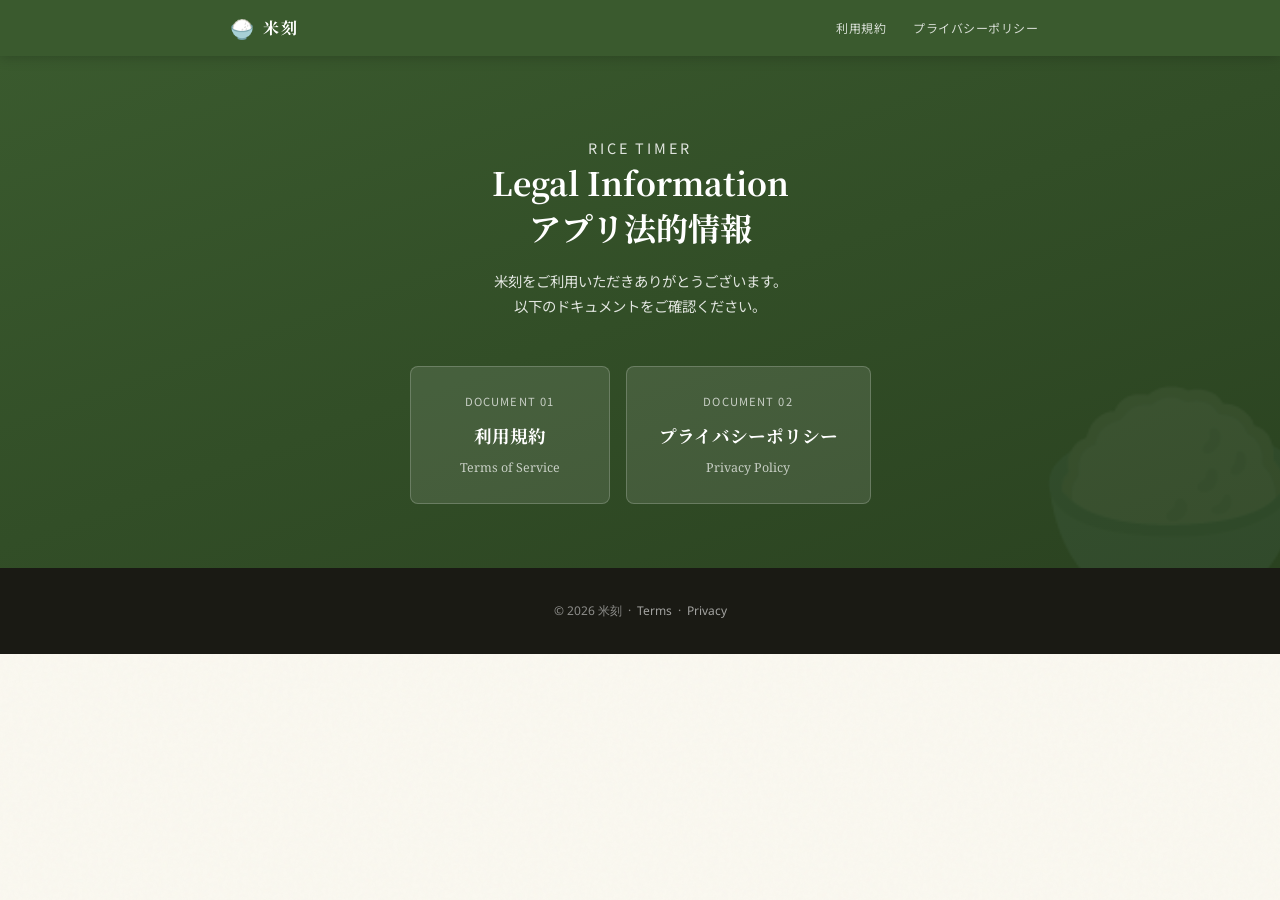
<file: index.html>
<!DOCTYPE html>
<html lang="ja">
<head>
<meta charset="UTF-8">
<meta name="viewport" content="width=device-width, initial-scale=1.0">
<title>米刻 – Legal</title>
<meta name="description" content="米刻 アプリの利用規約・プライバシーポリシー">
<link rel="stylesheet" href="style.css">
</head>
<body>

<header class="site-header">
  <div class="header-inner">
    <a class="site-title" href="index.html"><span class="icon">🍚</span>米刻</a>
    <nav>
      <a href="terms.html">利用規約</a>
      <a href="privacy.html">プライバシーポリシー</a>
    </nav>
  </div>
</header>

<section class="hero">
  <p class="hero-app">Rice Timer</p>
  <h1>Legal Information<br>アプリ法的情報</h1>
  <p>米刻をご利用いただきありがとうございます。<br>
  以下のドキュメントをご確認ください。</p>
  <div class="hero-cards">
    <a class="hero-card" href="terms.html">
      <span class="label">DOCUMENT 01</span>
      <span class="title-ja">利用規約</span>
      <span class="title-en">Terms of Service</span>
    </a>
    <a class="hero-card" href="privacy.html">
      <span class="label">DOCUMENT 02</span>
      <span class="title-ja">プライバシーポリシー</span>
      <span class="title-en">Privacy Policy</span>
    </a>
  </div>
</section>

<footer class="site-footer">
  <p>© 2026 米刻 &nbsp;·&nbsp;
  <a href="terms.html">Terms</a> &nbsp;·&nbsp;
  <a href="privacy.html">Privacy</a></p>
</footer>

</body>
</html>
</file>
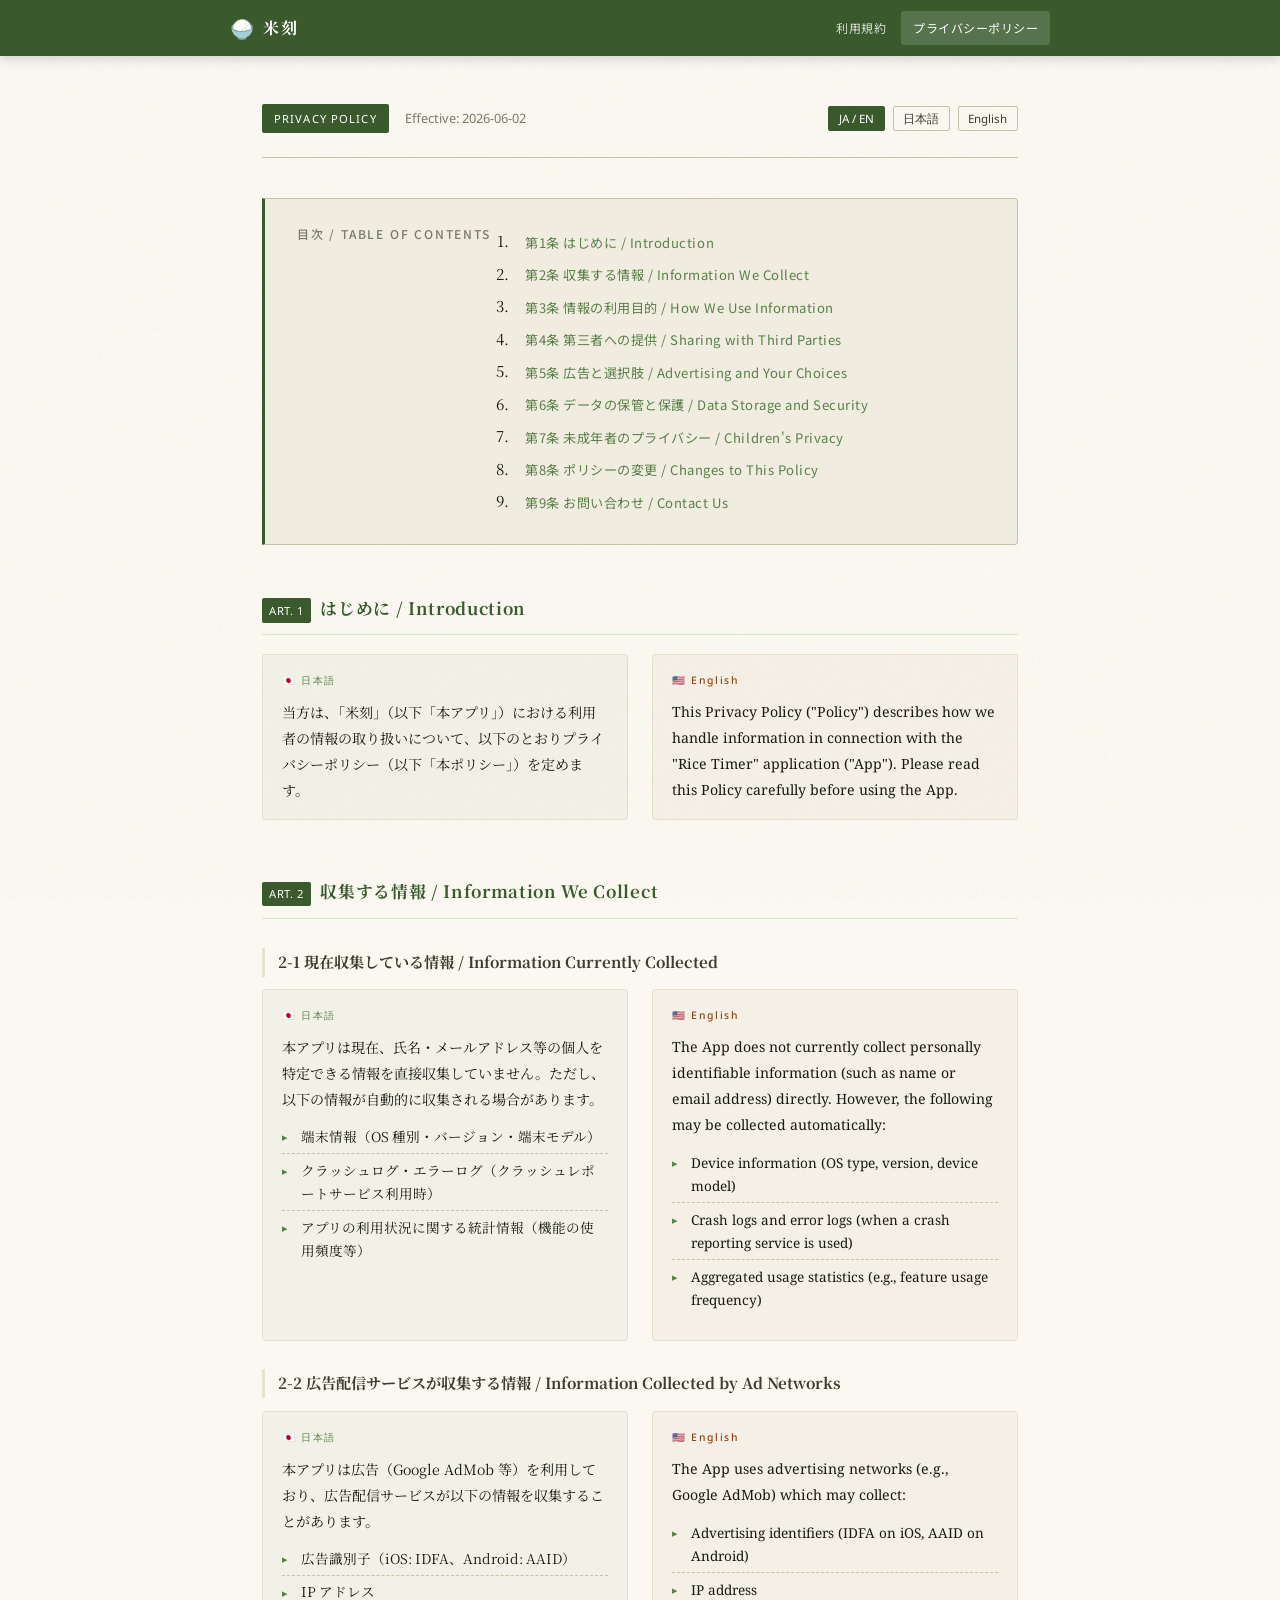
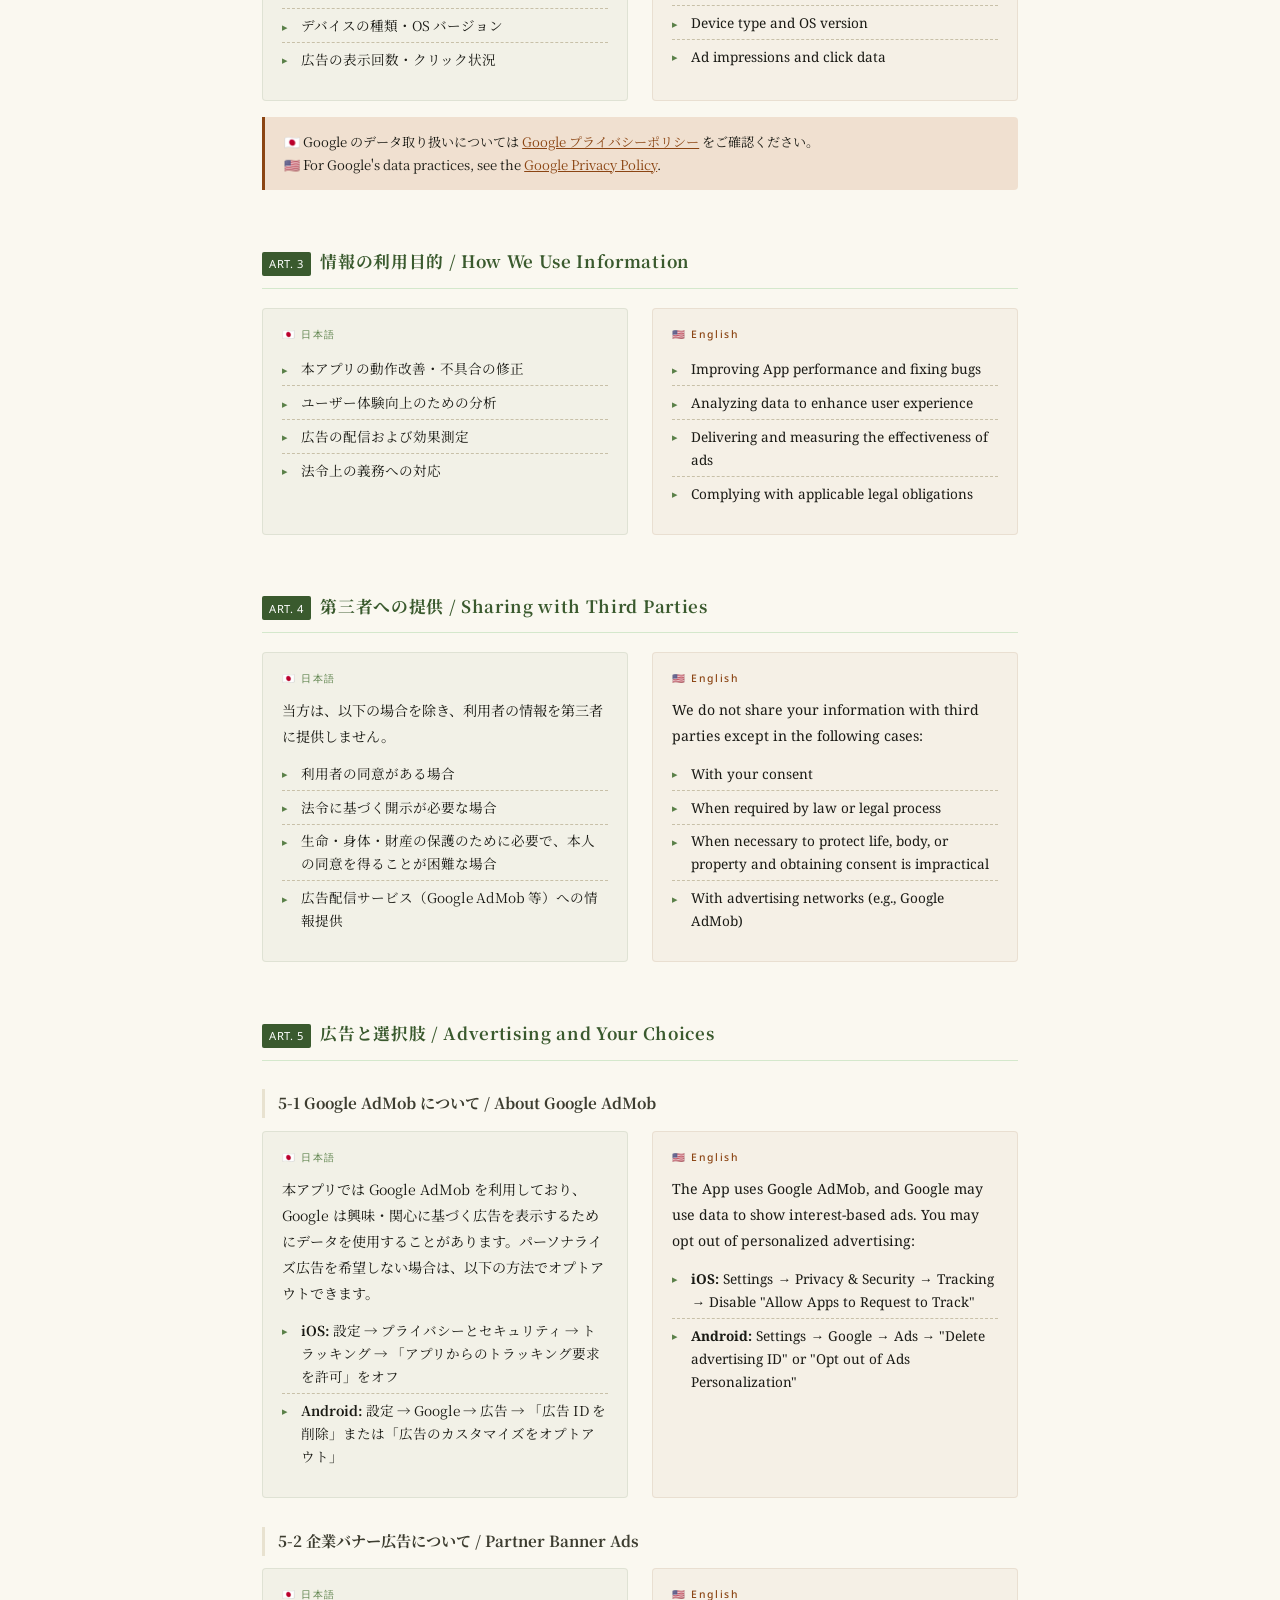
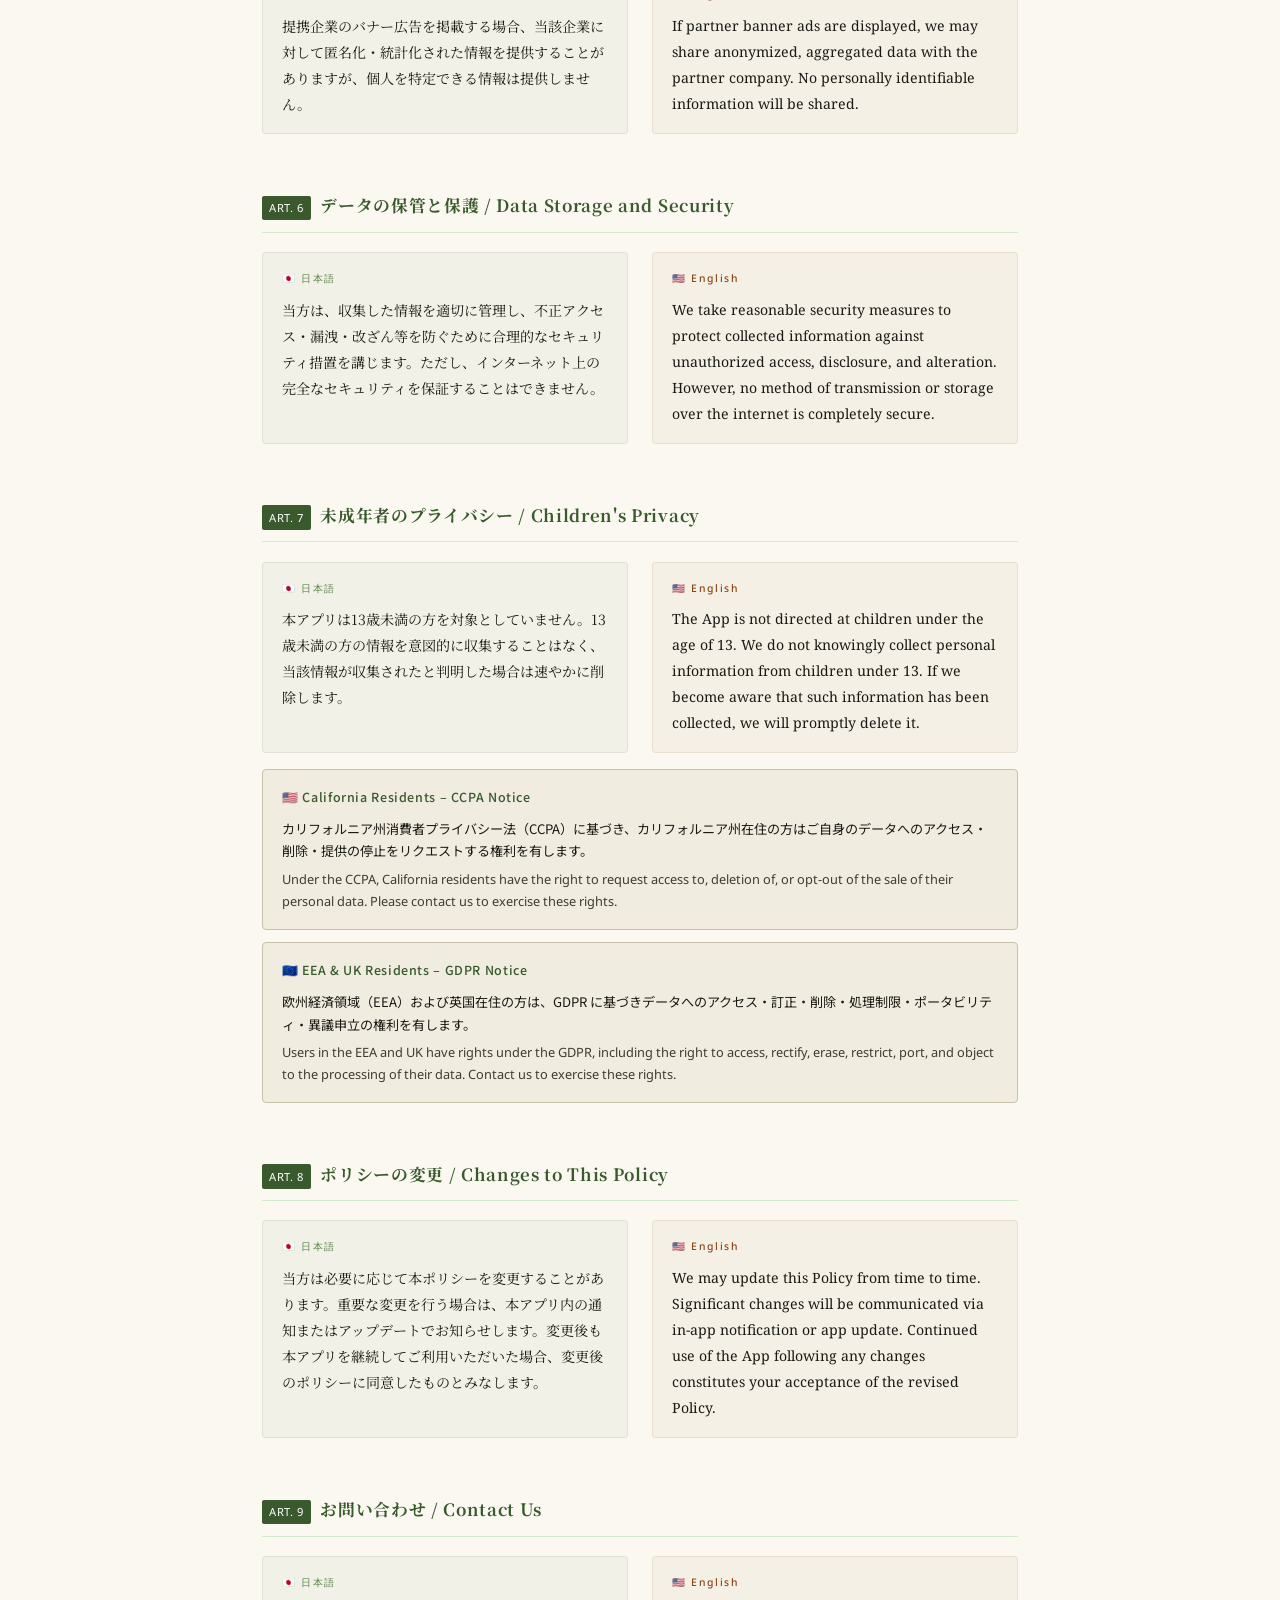
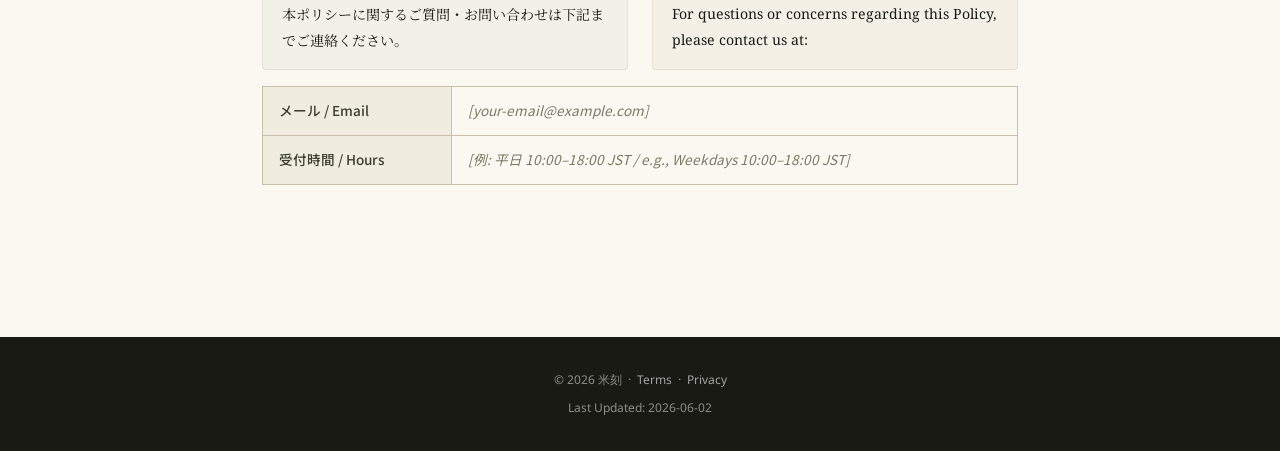
<file: privacy.html>
<!DOCTYPE html>
<html lang="ja">
<head>
<meta charset="UTF-8">
<meta name="viewport" content="width=device-width, initial-scale=1.0">
<title>プライバシーポリシー / Privacy Policy – 米刻</title>
<meta name="description" content="米刻 アプリのプライバシーポリシー / Privacy Policy for Rice Timer">
<link rel="stylesheet" href="style.css">
</head>
<body>

<header class="site-header">
  <div class="header-inner">
    <a class="site-title" href="index.html"><span class="icon">🍚</span>米刻</a>
    <nav>
      <a href="terms.html">利用規約</a>
      <a href="privacy.html" class="active">プライバシーポリシー</a>
    </nav>
  </div>
</header>

<div class="doc-wrap">
  <div class="doc-meta">
    <span class="doc-badge">PRIVACY POLICY</span>
    <span class="doc-date">Effective: 2026-06-02</span>
    <div class="doc-lang-switch">
      <button class="lang-btn active" onclick="setLang('both')" id="btn-both">JA / EN</button>
      <button class="lang-btn" onclick="setLang('ja')" id="btn-ja">日本語</button>
      <button class="lang-btn" onclick="setLang('en')" id="btn-en">English</button>
    </div>
  </div>

  <nav class="toc">
    <div class="toc-title">目次 / TABLE OF CONTENTS</div>
    <ol>
      <li><a href="#art1">第1条 はじめに / Introduction</a></li>
      <li><a href="#art2">第2条 収集する情報 / Information We Collect</a></li>
      <li><a href="#art3">第3条 情報の利用目的 / How We Use Information</a></li>
      <li><a href="#art4">第4条 第三者への提供 / Sharing with Third Parties</a></li>
      <li><a href="#art5">第5条 広告と選択肢 / Advertising and Your Choices</a></li>
      <li><a href="#art6">第6条 データの保管と保護 / Data Storage and Security</a></li>
      <li><a href="#art7">第7条 未成年者のプライバシー / Children's Privacy</a></li>
      <li><a href="#art8">第8条 ポリシーの変更 / Changes to This Policy</a></li>
      <li><a href="#art9">第9条 お問い合わせ / Contact Us</a></li>
    </ol>
  </nav>

  <article class="article">

    <!-- Art 1 -->
    <section class="art-section" id="art1">
      <h2 class="art-h1"><span class="num">ART. 1</span>はじめに / Introduction</h2>
      <div class="bilingual">
        <div class="lang-ja">
          <span class="lang-label">🇯🇵 日本語</span>
          <p>当方は、「米刻」（以下「本アプリ」）における利用者の情報の取り扱いについて、以下のとおりプライバシーポリシー（以下「本ポリシー」）を定めます。</p>
        </div>
        <div class="lang-en">
          <span class="lang-label">🇺🇸 English</span>
          <p>This Privacy Policy ("Policy") describes how we handle information in connection with the "Rice Timer" application ("App"). Please read this Policy carefully before using the App.</p>
        </div>
      </div>
    </section>

    <!-- Art 2 -->
    <section class="art-section" id="art2">
      <h2 class="art-h1"><span class="num">ART. 2</span>収集する情報 / Information We Collect</h2>

      <h3 class="art-h2">2-1 現在収集している情報 / Information Currently Collected</h3>
      <div class="bilingual">
        <div class="lang-ja">
          <span class="lang-label">🇯🇵 日本語</span>
          <p>本アプリは現在、氏名・メールアドレス等の個人を特定できる情報を直接収集していません。ただし、以下の情報が自動的に収集される場合があります。</p>
          <ul class="bi-list">
            <li>端末情報（OS 種別・バージョン・端末モデル）</li>
            <li>クラッシュログ・エラーログ（クラッシュレポートサービス利用時）</li>
            <li>アプリの利用状況に関する統計情報（機能の使用頻度等）</li>
          </ul>
        </div>
        <div class="lang-en">
          <span class="lang-label">🇺🇸 English</span>
          <p>The App does not currently collect personally identifiable information (such as name or email address) directly. However, the following may be collected automatically:</p>
          <ul class="bi-list">
            <li>Device information (OS type, version, device model)</li>
            <li>Crash logs and error logs (when a crash reporting service is used)</li>
            <li>Aggregated usage statistics (e.g., feature usage frequency)</li>
          </ul>
        </div>
      </div>

      <h3 class="art-h2">2-2 広告配信サービスが収集する情報 / Information Collected by Ad Networks</h3>
      <div class="bilingual">
        <div class="lang-ja">
          <span class="lang-label">🇯🇵 日本語</span>
          <p>本アプリは広告（Google AdMob 等）を利用しており、広告配信サービスが以下の情報を収集することがあります。</p>
          <ul class="bi-list">
            <li>広告識別子（iOS: IDFA、Android: AAID）</li>
            <li>IP アドレス</li>
            <li>デバイスの種類・OS バージョン</li>
            <li>広告の表示回数・クリック状況</li>
          </ul>
        </div>
        <div class="lang-en">
          <span class="lang-label">🇺🇸 English</span>
          <p>The App uses advertising networks (e.g., Google AdMob) which may collect:</p>
          <ul class="bi-list">
            <li>Advertising identifiers (IDFA on iOS, AAID on Android)</li>
            <li>IP address</li>
            <li>Device type and OS version</li>
            <li>Ad impressions and click data</li>
          </ul>
        </div>
      </div>
      <div class="note-box">
        🇯🇵 Google のデータ取り扱いについては <a href="https://policies.google.com/privacy" target="_blank" rel="noopener">Google プライバシーポリシー</a> をご確認ください。<br>
        🇺🇸 For Google's data practices, see the <a href="https://policies.google.com/privacy" target="_blank" rel="noopener">Google Privacy Policy</a>.
      </div>
    </section>

    <!-- Art 3 -->
    <section class="art-section" id="art3">
      <h2 class="art-h1"><span class="num">ART. 3</span>情報の利用目的 / How We Use Information</h2>
      <div class="bilingual">
        <div class="lang-ja">
          <span class="lang-label">🇯🇵 日本語</span>
          <ul class="bi-list">
            <li>本アプリの動作改善・不具合の修正</li>
            <li>ユーザー体験向上のための分析</li>
            <li>広告の配信および効果測定</li>
            <li>法令上の義務への対応</li>
          </ul>
        </div>
        <div class="lang-en">
          <span class="lang-label">🇺🇸 English</span>
          <ul class="bi-list">
            <li>Improving App performance and fixing bugs</li>
            <li>Analyzing data to enhance user experience</li>
            <li>Delivering and measuring the effectiveness of ads</li>
            <li>Complying with applicable legal obligations</li>
          </ul>
        </div>
      </div>
    </section>

    <!-- Art 4 -->
    <section class="art-section" id="art4">
      <h2 class="art-h1"><span class="num">ART. 4</span>第三者への提供 / Sharing with Third Parties</h2>
      <div class="bilingual">
        <div class="lang-ja">
          <span class="lang-label">🇯🇵 日本語</span>
          <p>当方は、以下の場合を除き、利用者の情報を第三者に提供しません。</p>
          <ul class="bi-list">
            <li>利用者の同意がある場合</li>
            <li>法令に基づく開示が必要な場合</li>
            <li>生命・身体・財産の保護のために必要で、本人の同意を得ることが困難な場合</li>
            <li>広告配信サービス（Google AdMob 等）への情報提供</li>
          </ul>
        </div>
        <div class="lang-en">
          <span class="lang-label">🇺🇸 English</span>
          <p>We do not share your information with third parties except in the following cases:</p>
          <ul class="bi-list">
            <li>With your consent</li>
            <li>When required by law or legal process</li>
            <li>When necessary to protect life, body, or property and obtaining consent is impractical</li>
            <li>With advertising networks (e.g., Google AdMob)</li>
          </ul>
        </div>
      </div>
    </section>

    <!-- Art 5 -->
    <section class="art-section" id="art5">
      <h2 class="art-h1"><span class="num">ART. 5</span>広告と選択肢 / Advertising and Your Choices</h2>

      <h3 class="art-h2">5-1 Google AdMob について / About Google AdMob</h3>
      <div class="bilingual">
        <div class="lang-ja">
          <span class="lang-label">🇯🇵 日本語</span>
          <p>本アプリでは Google AdMob を利用しており、Google は興味・関心に基づく広告を表示するためにデータを使用することがあります。パーソナライズ広告を希望しない場合は、以下の方法でオプトアウトできます。</p>
          <ul class="bi-list">
            <li><strong>iOS:</strong> 設定 → プライバシーとセキュリティ → トラッキング → 「アプリからのトラッキング要求を許可」をオフ</li>
            <li><strong>Android:</strong> 設定 → Google → 広告 → 「広告 ID を削除」または「広告のカスタマイズをオプトアウト」</li>
          </ul>
        </div>
        <div class="lang-en">
          <span class="lang-label">🇺🇸 English</span>
          <p>The App uses Google AdMob, and Google may use data to show interest-based ads. You may opt out of personalized advertising:</p>
          <ul class="bi-list">
            <li><strong>iOS:</strong> Settings → Privacy & Security → Tracking → Disable "Allow Apps to Request to Track"</li>
            <li><strong>Android:</strong> Settings → Google → Ads → "Delete advertising ID" or "Opt out of Ads Personalization"</li>
          </ul>
        </div>
      </div>

      <h3 class="art-h2">5-2 企業バナー広告について / Partner Banner Ads</h3>
      <div class="bilingual">
        <div class="lang-ja">
          <span class="lang-label">🇯🇵 日本語</span>
          <p>提携企業のバナー広告を掲載する場合、当該企業に対して匿名化・統計化された情報を提供することがありますが、個人を特定できる情報は提供しません。</p>
        </div>
        <div class="lang-en">
          <span class="lang-label">🇺🇸 English</span>
          <p>If partner banner ads are displayed, we may share anonymized, aggregated data with the partner company. No personally identifiable information will be shared.</p>
        </div>
      </div>
    </section>

    <!-- Art 6 -->
    <section class="art-section" id="art6">
      <h2 class="art-h1"><span class="num">ART. 6</span>データの保管と保護 / Data Storage and Security</h2>
      <div class="bilingual">
        <div class="lang-ja">
          <span class="lang-label">🇯🇵 日本語</span>
          <p>当方は、収集した情報を適切に管理し、不正アクセス・漏洩・改ざん等を防ぐために合理的なセキュリティ措置を講じます。ただし、インターネット上の完全なセキュリティを保証することはできません。</p>
        </div>
        <div class="lang-en">
          <span class="lang-label">🇺🇸 English</span>
          <p>We take reasonable security measures to protect collected information against unauthorized access, disclosure, and alteration. However, no method of transmission or storage over the internet is completely secure.</p>
        </div>
      </div>
    </section>

    <!-- Art 7 -->
    <section class="art-section" id="art7">
      <h2 class="art-h1"><span class="num">ART. 7</span>未成年者のプライバシー / Children's Privacy</h2>
      <div class="bilingual">
        <div class="lang-ja">
          <span class="lang-label">🇯🇵 日本語</span>
          <p>本アプリは13歳未満の方を対象としていません。13歳未満の方の情報を意図的に収集することはなく、当該情報が収集されたと判明した場合は速やかに削除します。</p>
        </div>
        <div class="lang-en">
          <span class="lang-label">🇺🇸 English</span>
          <p>The App is not directed at children under the age of 13. We do not knowingly collect personal information from children under 13. If we become aware that such information has been collected, we will promptly delete it.</p>
        </div>
      </div>

      <div class="ccpa-box">
        <h4>🇺🇸 California Residents – CCPA Notice</h4>
        <p>カリフォルニア州消費者プライバシー法（CCPA）に基づき、カリフォルニア州在住の方はご自身のデータへのアクセス・削除・提供の停止をリクエストする権利を有します。</p>
        <p>Under the CCPA, California residents have the right to request access to, deletion of, or opt-out of the sale of their personal data. Please contact us to exercise these rights.</p>
      </div>

      <div class="gdpr-box">
        <h4>🇪🇺 EEA &amp; UK Residents – GDPR Notice</h4>
        <p>欧州経済領域（EEA）および英国在住の方は、GDPR に基づきデータへのアクセス・訂正・削除・処理制限・ポータビリティ・異議申立の権利を有します。</p>
        <p>Users in the EEA and UK have rights under the GDPR, including the right to access, rectify, erase, restrict, port, and object to the processing of their data. Contact us to exercise these rights.</p>
      </div>
    </section>

    <!-- Art 8 -->
    <section class="art-section" id="art8">
      <h2 class="art-h1"><span class="num">ART. 8</span>ポリシーの変更 / Changes to This Policy</h2>
      <div class="bilingual">
        <div class="lang-ja">
          <span class="lang-label">🇯🇵 日本語</span>
          <p>当方は必要に応じて本ポリシーを変更することがあります。重要な変更を行う場合は、本アプリ内の通知またはアップデートでお知らせします。変更後も本アプリを継続してご利用いただいた場合、変更後のポリシーに同意したものとみなします。</p>
        </div>
        <div class="lang-en">
          <span class="lang-label">🇺🇸 English</span>
          <p>We may update this Policy from time to time. Significant changes will be communicated via in-app notification or app update. Continued use of the App following any changes constitutes your acceptance of the revised Policy.</p>
        </div>
      </div>
    </section>

    <!-- Art 9 -->
    <section class="art-section" id="art9">
      <h2 class="art-h1"><span class="num">ART. 9</span>お問い合わせ / Contact Us</h2>
      <div class="bilingual">
        <div class="lang-ja">
          <span class="lang-label">🇯🇵 日本語</span>
          <p>本ポリシーに関するご質問・お問い合わせは下記までご連絡ください。</p>
        </div>
        <div class="lang-en">
          <span class="lang-label">🇺🇸 English</span>
          <p>For questions or concerns regarding this Policy, please contact us at:</p>
        </div>
      </div>
      <table class="contact-table">
        <tr><th>メール / Email</th><td>[your-email@example.com]</td></tr>
        <tr><th>受付時間 / Hours</th><td>[例: 平日 10:00–18:00 JST / e.g., Weekdays 10:00–18:00 JST]</td></tr>
      </table>
    </section>

  </article>
</div>

<footer class="site-footer">
  <p>© 2026 米刻 &nbsp;·&nbsp;
  <a href="terms.html">Terms</a> &nbsp;·&nbsp;
  <a href="privacy.html">Privacy</a></p>
  <p style="margin-top:.4rem">Last Updated: 2026-06-02</p>
</footer>

<a class="back-top" href="#" id="backTop" aria-label="Back to top">↑</a>

<script>
function setLang(mode) {
  document.body.classList.remove('show-ja','show-en');
  if (mode === 'ja') document.body.classList.add('show-ja');
  if (mode === 'en') document.body.classList.add('show-en');
  ['btn-both','btn-ja','btn-en'].forEach(id => document.getElementById(id).classList.remove('active'));
  document.getElementById('btn-' + mode).classList.add('active');
}
const bt = document.getElementById('backTop');
window.addEventListener('scroll', () => {
  bt.classList.toggle('visible', window.scrollY > 300);
});
</script>
</body>
</html>
</file>
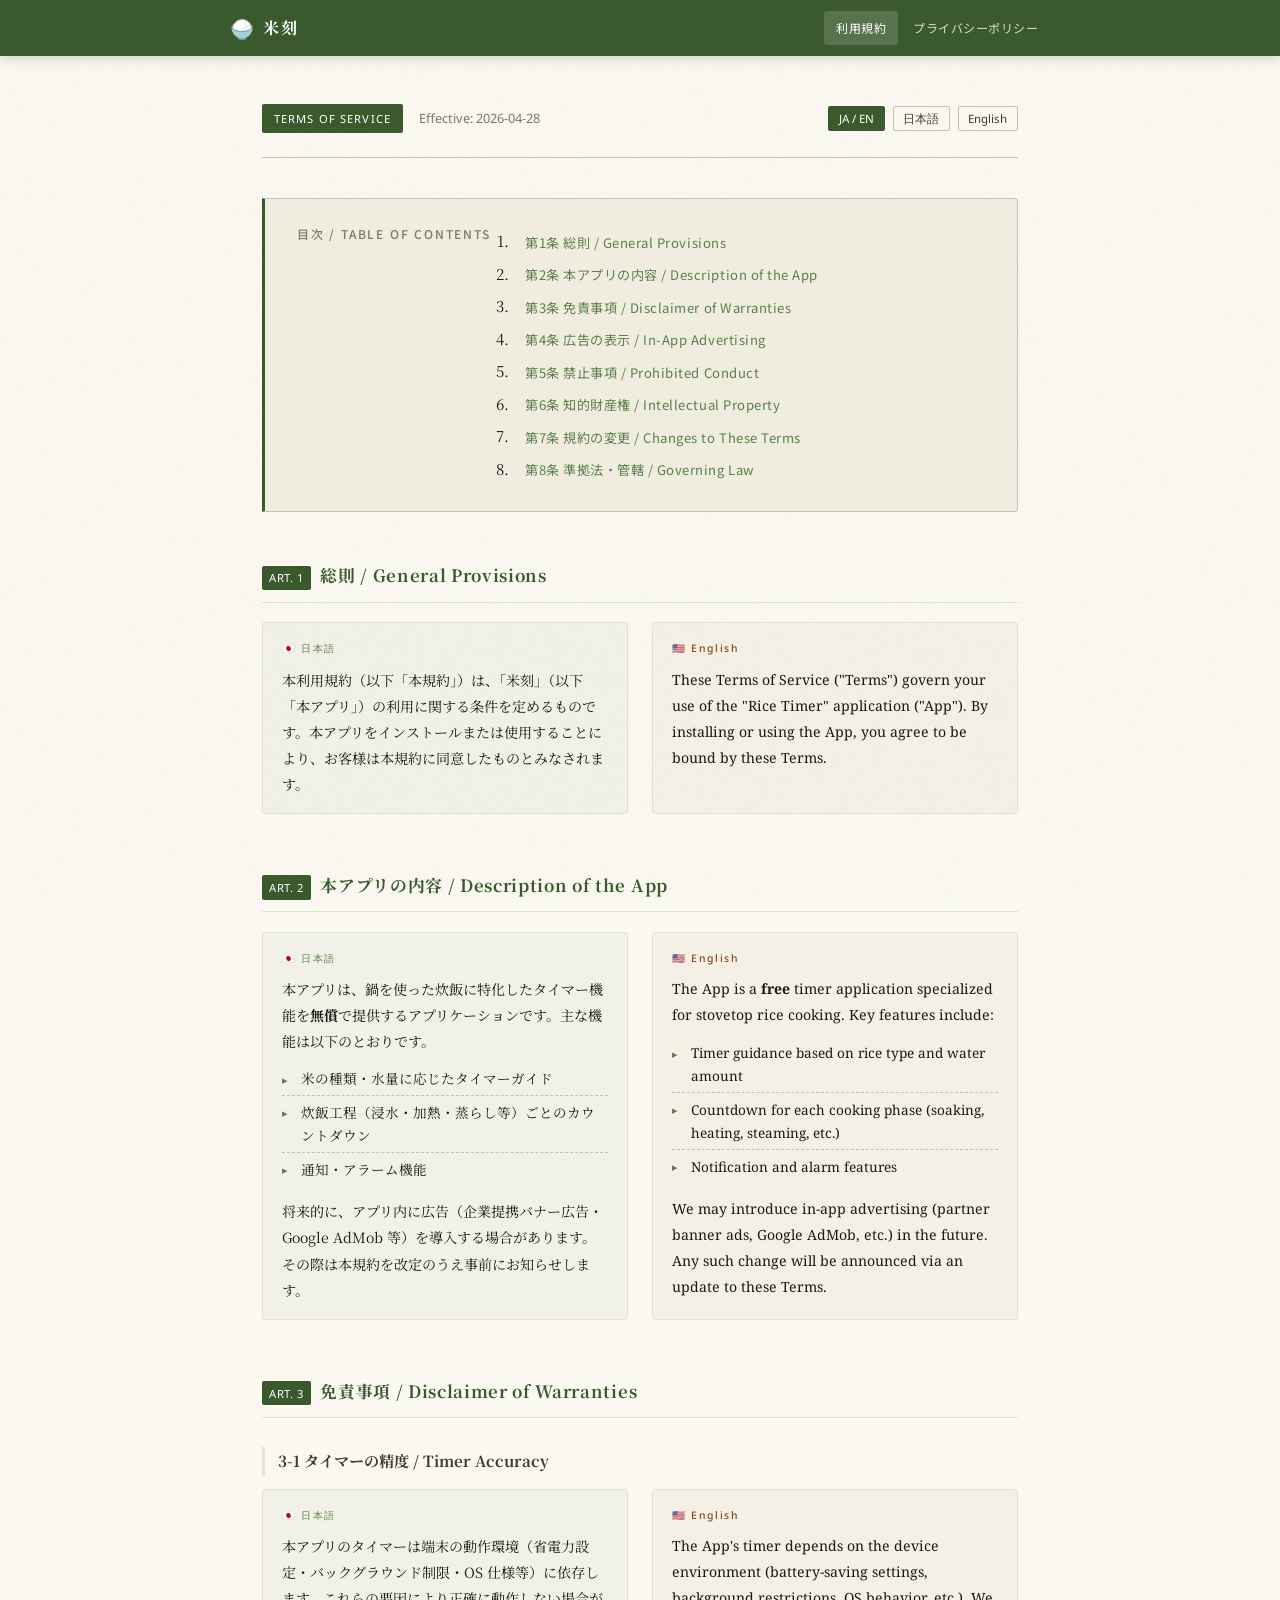
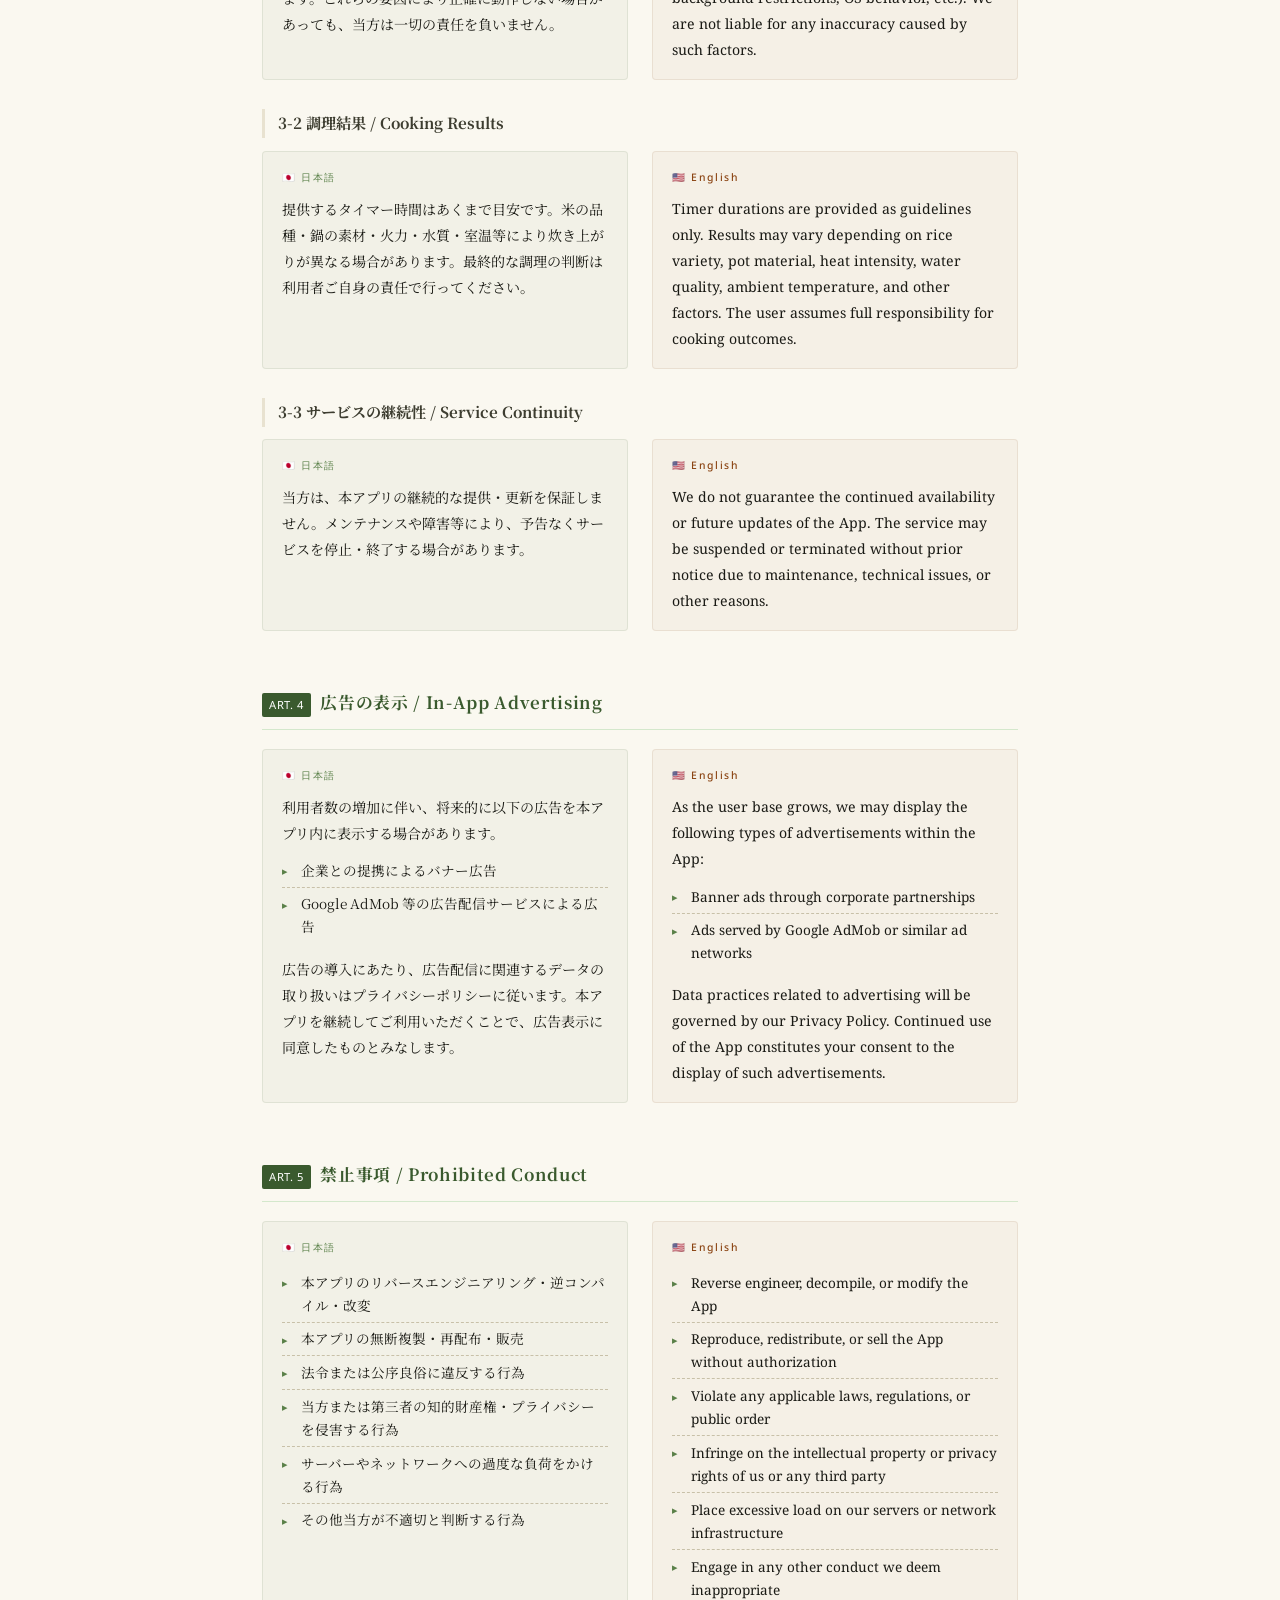
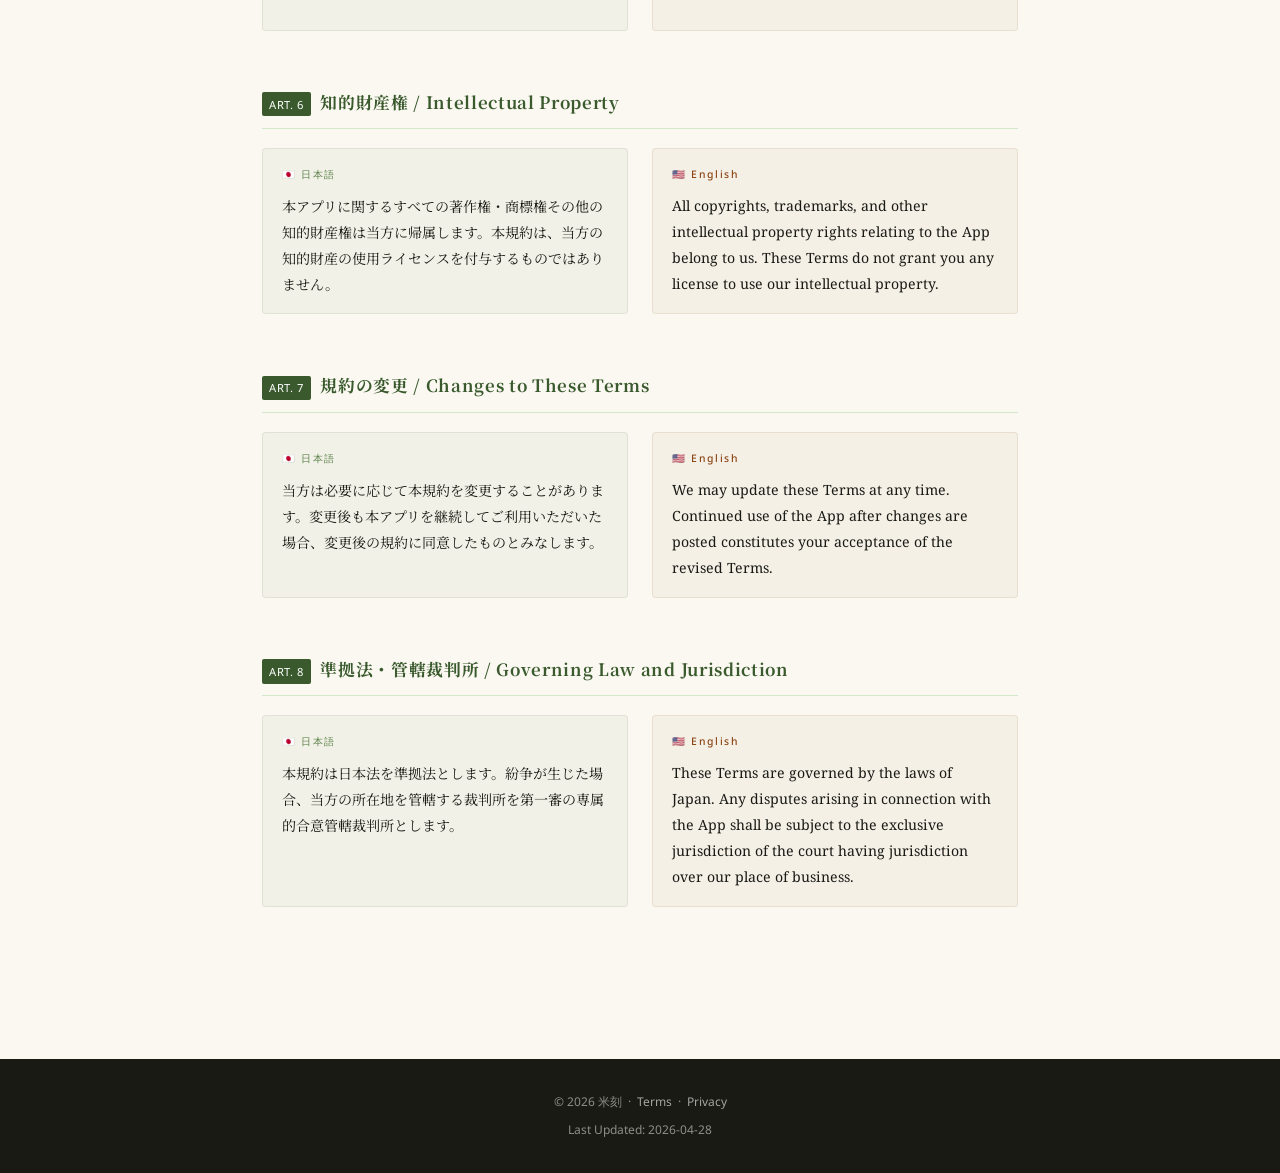
<file: Tems.html>
<!DOCTYPE html>
<html lang="ja">
<head>
<meta charset="UTF-8">
<meta name="viewport" content="width=device-width, initial-scale=1.0">
<title>利用規約 / Terms of Service – 米刻</title>
<meta name="description" content="米刻 アプリの利用規約 / Terms of Service for Rice Timer">
<link rel="stylesheet" href="style.css">
</head>
<body>

<header class="site-header">
  <div class="header-inner">
    <a class="site-title" href="index.html"><span class="icon">🍚</span>米刻</a>
    <nav>
      <a href="terms.html" class="active">利用規約</a>
      <a href="privacy.html">プライバシーポリシー</a>
    </nav>
  </div>
</header>

<div class="doc-wrap">
  <div class="doc-meta">
    <span class="doc-badge">TERMS OF SERVICE</span>
    <span class="doc-date">Effective: 2026-04-28</span>
    <div class="doc-lang-switch">
      <button class="lang-btn active" onclick="setLang('both')" id="btn-both">JA / EN</button>
      <button class="lang-btn" onclick="setLang('ja')" id="btn-ja">日本語</button>
      <button class="lang-btn" onclick="setLang('en')" id="btn-en">English</button>
    </div>
  </div>

  <nav class="toc">
    <div class="toc-title">目次 / TABLE OF CONTENTS</div>
    <ol>
      <li><a href="#art1">第1条 総則 / General Provisions</a></li>
      <li><a href="#art2">第2条 本アプリの内容 / Description of the App</a></li>
      <li><a href="#art3">第3条 免責事項 / Disclaimer of Warranties</a></li>
      <li><a href="#art4">第4条 広告の表示 / In-App Advertising</a></li>
      <li><a href="#art5">第5条 禁止事項 / Prohibited Conduct</a></li>
      <li><a href="#art6">第6条 知的財産権 / Intellectual Property</a></li>
      <li><a href="#art7">第7条 規約の変更 / Changes to These Terms</a></li>
      <li><a href="#art8">第8条 準拠法・管轄 / Governing Law</a></li>
    </ol>
  </nav>

  <article class="article">

    <!-- Art 1 -->
    <section class="art-section" id="art1">
      <h2 class="art-h1"><span class="num">ART. 1</span>総則 / General Provisions</h2>
      <div class="bilingual">
        <div class="lang-ja">
          <span class="lang-label">🇯🇵 日本語</span>
          <p>本利用規約（以下「本規約」）は、「米刻」（以下「本アプリ」）の利用に関する条件を定めるものです。本アプリをインストールまたは使用することにより、お客様は本規約に同意したものとみなされます。</p>
        </div>
        <div class="lang-en">
          <span class="lang-label">🇺🇸 English</span>
          <p>These Terms of Service ("Terms") govern your use of the "Rice Timer" application ("App"). By installing or using the App, you agree to be bound by these Terms.</p>
        </div>
      </div>
    </section>

    <!-- Art 2 -->
    <section class="art-section" id="art2">
      <h2 class="art-h1"><span class="num">ART. 2</span>本アプリの内容 / Description of the App</h2>
      <div class="bilingual">
        <div class="lang-ja">
          <span class="lang-label">🇯🇵 日本語</span>
          <p>本アプリは、鍋を使った炊飯に特化したタイマー機能を<strong>無償</strong>で提供するアプリケーションです。主な機能は以下のとおりです。</p>
          <ul class="bi-list">
            <li>米の種類・水量に応じたタイマーガイド</li>
            <li>炊飯工程（浸水・加熱・蒸らし等）ごとのカウントダウン</li>
            <li>通知・アラーム機能</li>
          </ul>
          <p style="margin-top:.8rem">将来的に、アプリ内に広告（企業提携バナー広告・Google AdMob 等）を導入する場合があります。その際は本規約を改定のうえ事前にお知らせします。</p>
        </div>
        <div class="lang-en">
          <span class="lang-label">🇺🇸 English</span>
          <p>The App is a <strong>free</strong> timer application specialized for stovetop rice cooking. Key features include:</p>
          <ul class="bi-list">
            <li>Timer guidance based on rice type and water amount</li>
            <li>Countdown for each cooking phase (soaking, heating, steaming, etc.)</li>
            <li>Notification and alarm features</li>
          </ul>
          <p style="margin-top:.8rem">We may introduce in-app advertising (partner banner ads, Google AdMob, etc.) in the future. Any such change will be announced via an update to these Terms.</p>
        </div>
      </div>
    </section>

    <!-- Art 3 -->
    <section class="art-section" id="art3">
      <h2 class="art-h1"><span class="num">ART. 3</span>免責事項 / Disclaimer of Warranties</h2>

      <h3 class="art-h2">3-1 タイマーの精度 / Timer Accuracy</h3>
      <div class="bilingual">
        <div class="lang-ja">
          <span class="lang-label">🇯🇵 日本語</span>
          <p>本アプリのタイマーは端末の動作環境（省電力設定・バックグラウンド制限・OS 仕様等）に依存します。これらの要因により正確に動作しない場合があっても、当方は一切の責任を負いません。</p>
        </div>
        <div class="lang-en">
          <span class="lang-label">🇺🇸 English</span>
          <p>The App's timer depends on the device environment (battery-saving settings, background restrictions, OS behavior, etc.). We are not liable for any inaccuracy caused by such factors.</p>
        </div>
      </div>

      <h3 class="art-h2">3-2 調理結果 / Cooking Results</h3>
      <div class="bilingual">
        <div class="lang-ja">
          <span class="lang-label">🇯🇵 日本語</span>
          <p>提供するタイマー時間はあくまで目安です。米の品種・鍋の素材・火力・水質・室温等により炊き上がりが異なる場合があります。最終的な調理の判断は利用者ご自身の責任で行ってください。</p>
        </div>
        <div class="lang-en">
          <span class="lang-label">🇺🇸 English</span>
          <p>Timer durations are provided as guidelines only. Results may vary depending on rice variety, pot material, heat intensity, water quality, ambient temperature, and other factors. The user assumes full responsibility for cooking outcomes.</p>
        </div>
      </div>

      <h3 class="art-h2">3-3 サービスの継続性 / Service Continuity</h3>
      <div class="bilingual">
        <div class="lang-ja">
          <span class="lang-label">🇯🇵 日本語</span>
          <p>当方は、本アプリの継続的な提供・更新を保証しません。メンテナンスや障害等により、予告なくサービスを停止・終了する場合があります。</p>
        </div>
        <div class="lang-en">
          <span class="lang-label">🇺🇸 English</span>
          <p>We do not guarantee the continued availability or future updates of the App. The service may be suspended or terminated without prior notice due to maintenance, technical issues, or other reasons.</p>
        </div>
      </div>
    </section>

    <!-- Art 4 -->
    <section class="art-section" id="art4">
      <h2 class="art-h1"><span class="num">ART. 4</span>広告の表示 / In-App Advertising</h2>
      <div class="bilingual">
        <div class="lang-ja">
          <span class="lang-label">🇯🇵 日本語</span>
          <p>利用者数の増加に伴い、将来的に以下の広告を本アプリ内に表示する場合があります。</p>
          <ul class="bi-list">
            <li>企業との提携によるバナー広告</li>
            <li>Google AdMob 等の広告配信サービスによる広告</li>
          </ul>
          <p style="margin-top:.8rem">広告の導入にあたり、広告配信に関連するデータの取り扱いはプライバシーポリシーに従います。本アプリを継続してご利用いただくことで、広告表示に同意したものとみなします。</p>
        </div>
        <div class="lang-en">
          <span class="lang-label">🇺🇸 English</span>
          <p>As the user base grows, we may display the following types of advertisements within the App:</p>
          <ul class="bi-list">
            <li>Banner ads through corporate partnerships</li>
            <li>Ads served by Google AdMob or similar ad networks</li>
          </ul>
          <p style="margin-top:.8rem">Data practices related to advertising will be governed by our Privacy Policy. Continued use of the App constitutes your consent to the display of such advertisements.</p>
        </div>
      </div>
    </section>

    <!-- Art 5 -->
    <section class="art-section" id="art5">
      <h2 class="art-h1"><span class="num">ART. 5</span>禁止事項 / Prohibited Conduct</h2>
      <div class="bilingual">
        <div class="lang-ja">
          <span class="lang-label">🇯🇵 日本語</span>
          <ul class="bi-list">
            <li>本アプリのリバースエンジニアリング・逆コンパイル・改変</li>
            <li>本アプリの無断複製・再配布・販売</li>
            <li>法令または公序良俗に違反する行為</li>
            <li>当方または第三者の知的財産権・プライバシーを侵害する行為</li>
            <li>サーバーやネットワークへの過度な負荷をかける行為</li>
            <li>その他当方が不適切と判断する行為</li>
          </ul>
        </div>
        <div class="lang-en">
          <span class="lang-label">🇺🇸 English</span>
          <ul class="bi-list">
            <li>Reverse engineer, decompile, or modify the App</li>
            <li>Reproduce, redistribute, or sell the App without authorization</li>
            <li>Violate any applicable laws, regulations, or public order</li>
            <li>Infringe on the intellectual property or privacy rights of us or any third party</li>
            <li>Place excessive load on our servers or network infrastructure</li>
            <li>Engage in any other conduct we deem inappropriate</li>
          </ul>
        </div>
      </div>
    </section>

    <!-- Art 6 -->
    <section class="art-section" id="art6">
      <h2 class="art-h1"><span class="num">ART. 6</span>知的財産権 / Intellectual Property</h2>
      <div class="bilingual">
        <div class="lang-ja">
          <span class="lang-label">🇯🇵 日本語</span>
          <p>本アプリに関するすべての著作権・商標権その他の知的財産権は当方に帰属します。本規約は、当方の知的財産の使用ライセンスを付与するものではありません。</p>
        </div>
        <div class="lang-en">
          <span class="lang-label">🇺🇸 English</span>
          <p>All copyrights, trademarks, and other intellectual property rights relating to the App belong to us. These Terms do not grant you any license to use our intellectual property.</p>
        </div>
      </div>
    </section>

    <!-- Art 7 -->
    <section class="art-section" id="art7">
      <h2 class="art-h1"><span class="num">ART. 7</span>規約の変更 / Changes to These Terms</h2>
      <div class="bilingual">
        <div class="lang-ja">
          <span class="lang-label">🇯🇵 日本語</span>
          <p>当方は必要に応じて本規約を変更することがあります。変更後も本アプリを継続してご利用いただいた場合、変更後の規約に同意したものとみなします。</p>
        </div>
        <div class="lang-en">
          <span class="lang-label">🇺🇸 English</span>
          <p>We may update these Terms at any time. Continued use of the App after changes are posted constitutes your acceptance of the revised Terms.</p>
        </div>
      </div>
    </section>

    <!-- Art 8 -->
    <section class="art-section" id="art8">
      <h2 class="art-h1"><span class="num">ART. 8</span>準拠法・管轄裁判所 / Governing Law and Jurisdiction</h2>
      <div class="bilingual">
        <div class="lang-ja">
          <span class="lang-label">🇯🇵 日本語</span>
          <p>本規約は日本法を準拠法とします。紛争が生じた場合、当方の所在地を管轄する裁判所を第一審の専属的合意管轄裁判所とします。</p>
        </div>
        <div class="lang-en">
          <span class="lang-label">🇺🇸 English</span>
          <p>These Terms are governed by the laws of Japan. Any disputes arising in connection with the App shall be subject to the exclusive jurisdiction of the court having jurisdiction over our place of business.</p>
        </div>
      </div>
    </section>

  </article>
</div>

<footer class="site-footer">
  <p>© 2026 米刻 &nbsp;·&nbsp;
  <a href="terms.html">Terms</a> &nbsp;·&nbsp;
  <a href="privacy.html">Privacy</a></p>
  <p style="margin-top:.4rem">Last Updated: 2026-04-28</p>
</footer>

<a class="back-top" href="#" id="backTop" aria-label="Back to top">↑</a>

<script>
function setLang(mode) {
  document.body.classList.remove('show-ja','show-en');
  if (mode === 'ja') document.body.classList.add('show-ja');
  if (mode === 'en') document.body.classList.add('show-en');
  ['btn-both','btn-ja','btn-en'].forEach(id => document.getElementById(id).classList.remove('active'));
  document.getElementById('btn-' + mode).classList.add('active');
}
const bt = document.getElementById('backTop');
window.addEventListener('scroll', () => {
  bt.classList.toggle('visible', window.scrollY > 300);
});
</script>
</body>
</html>
</file>
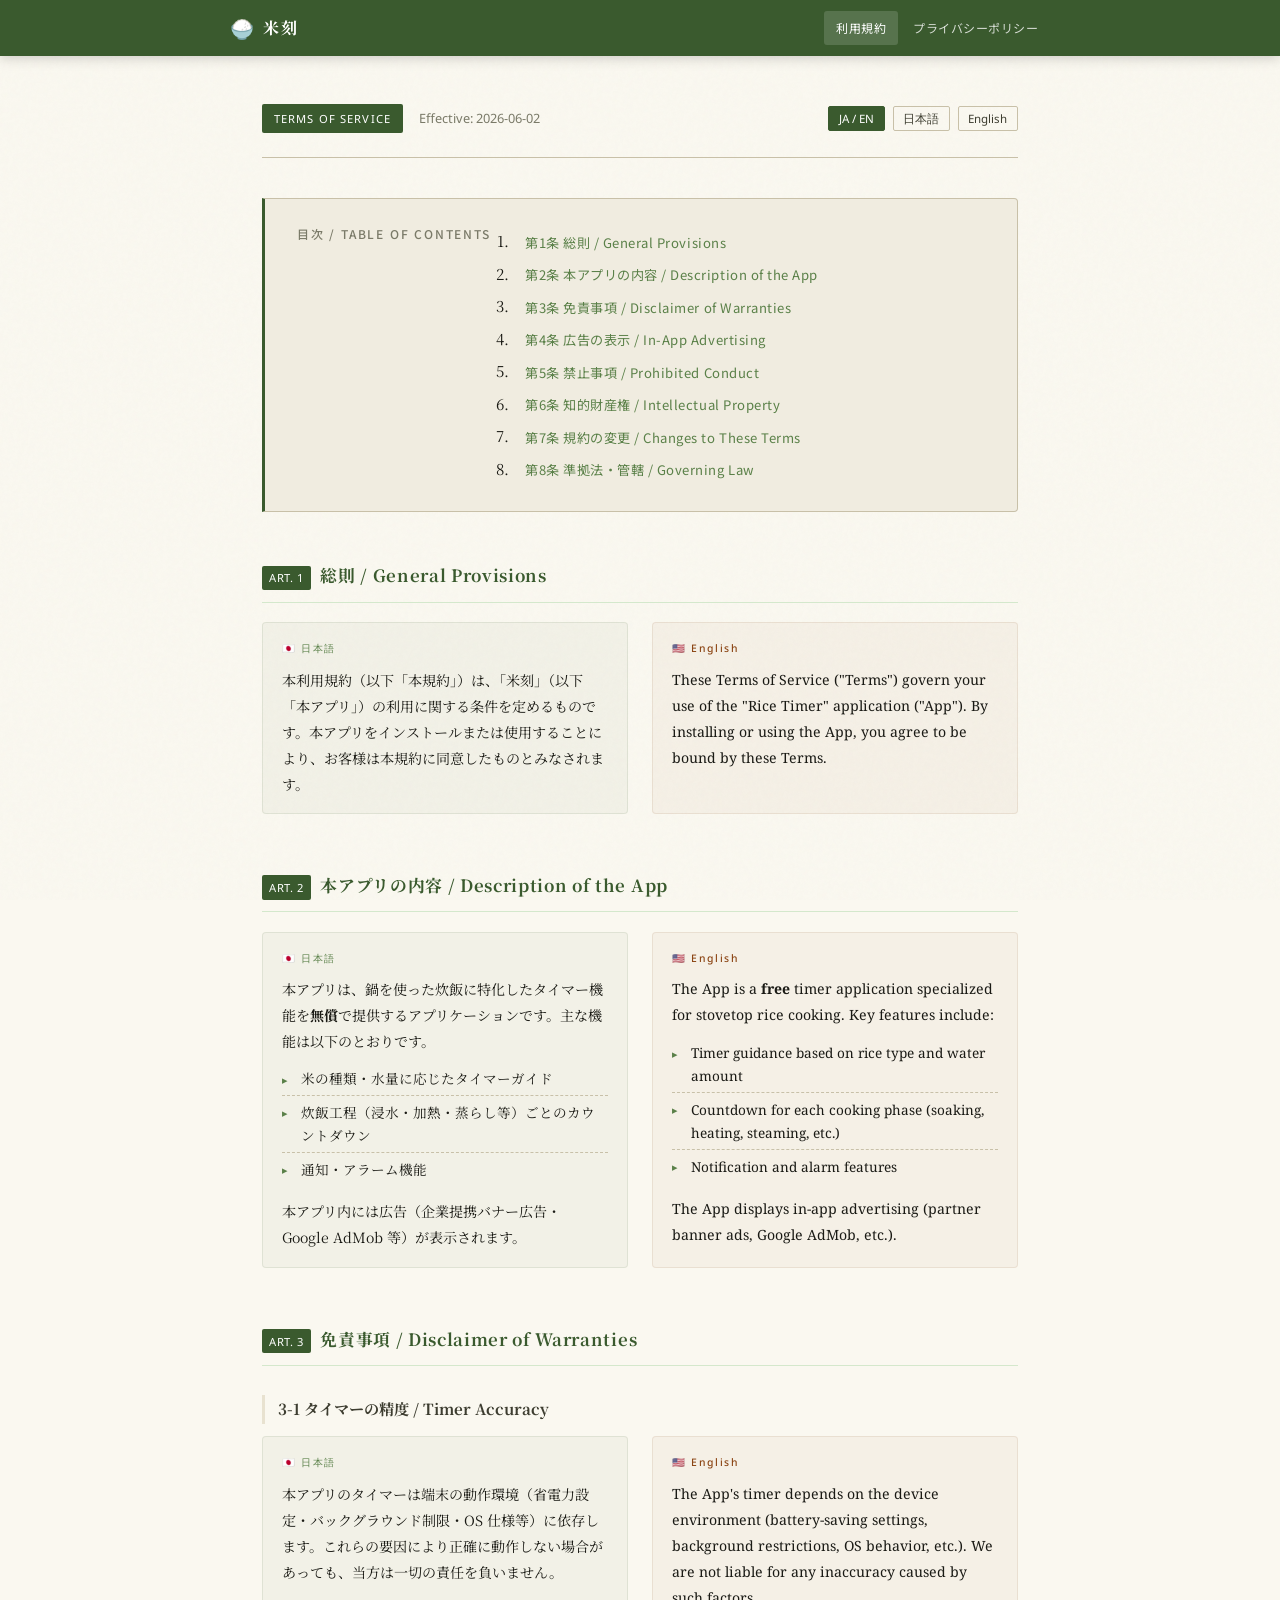
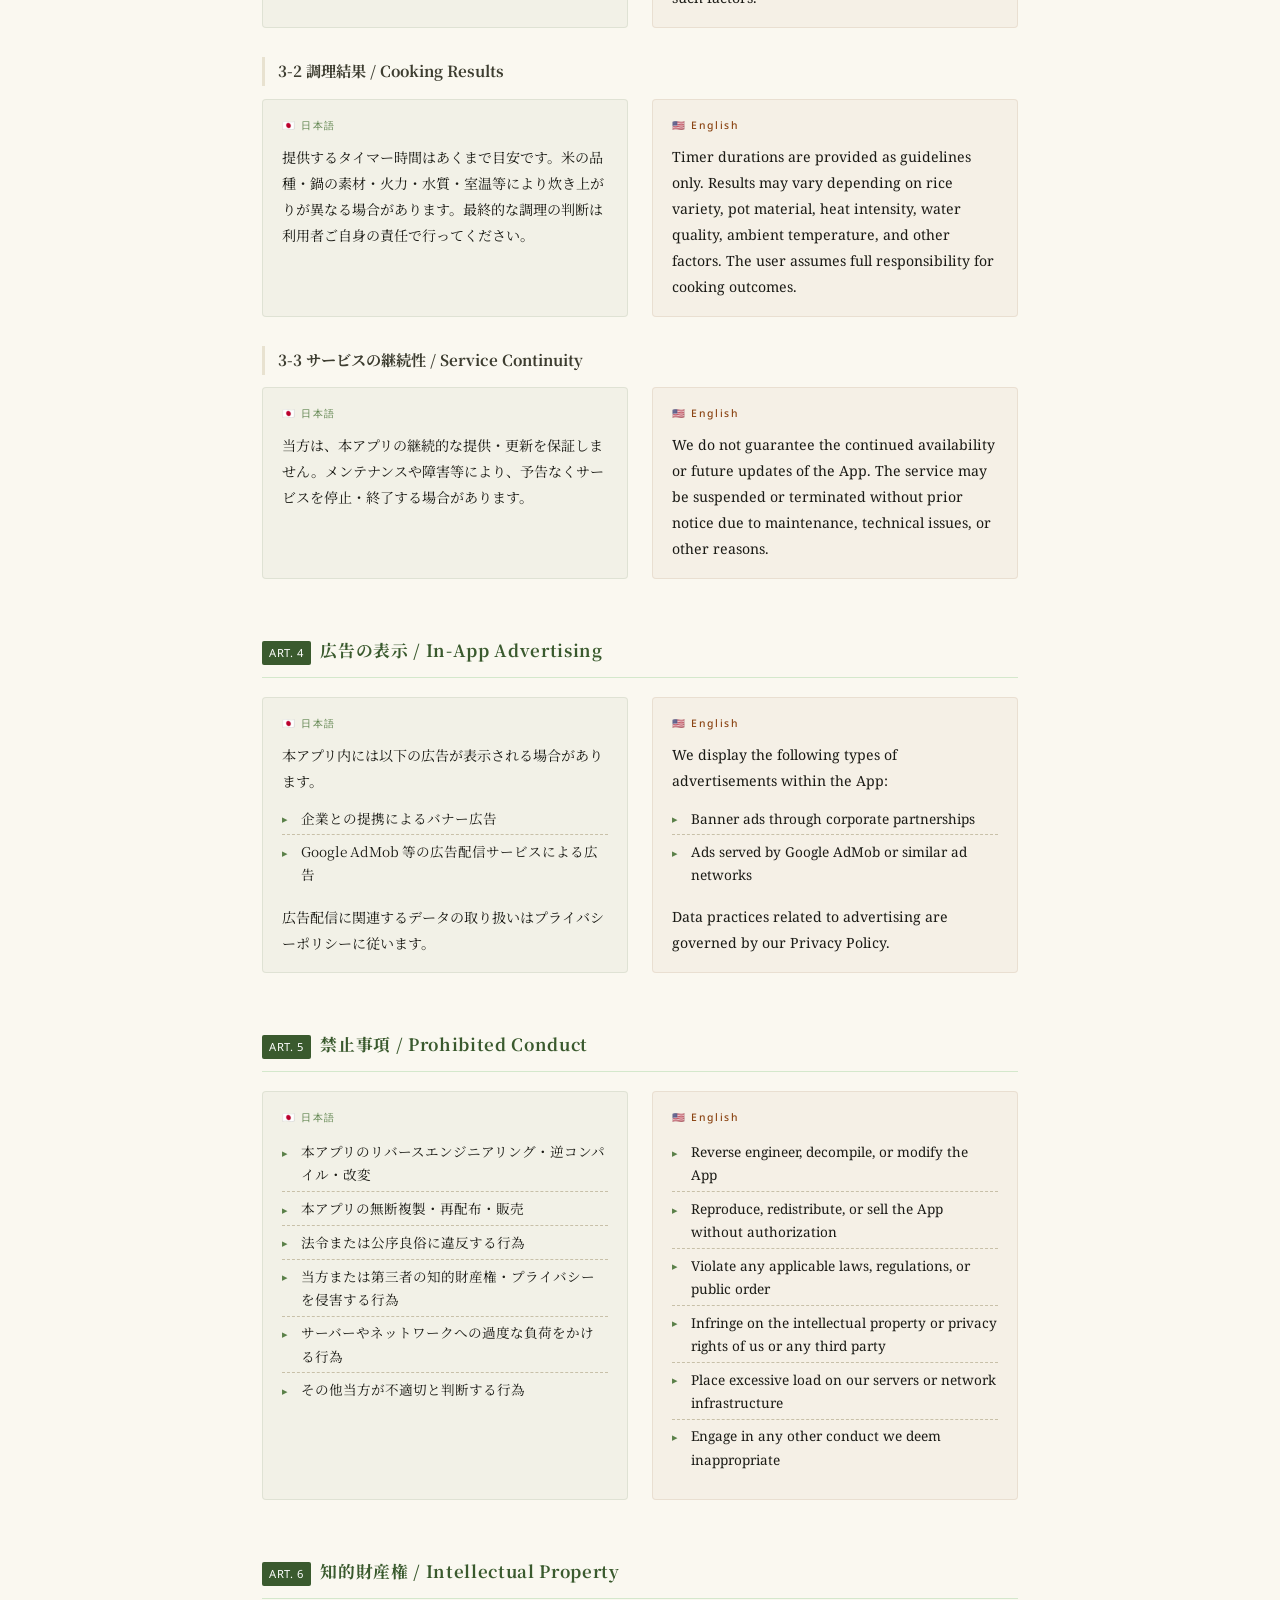
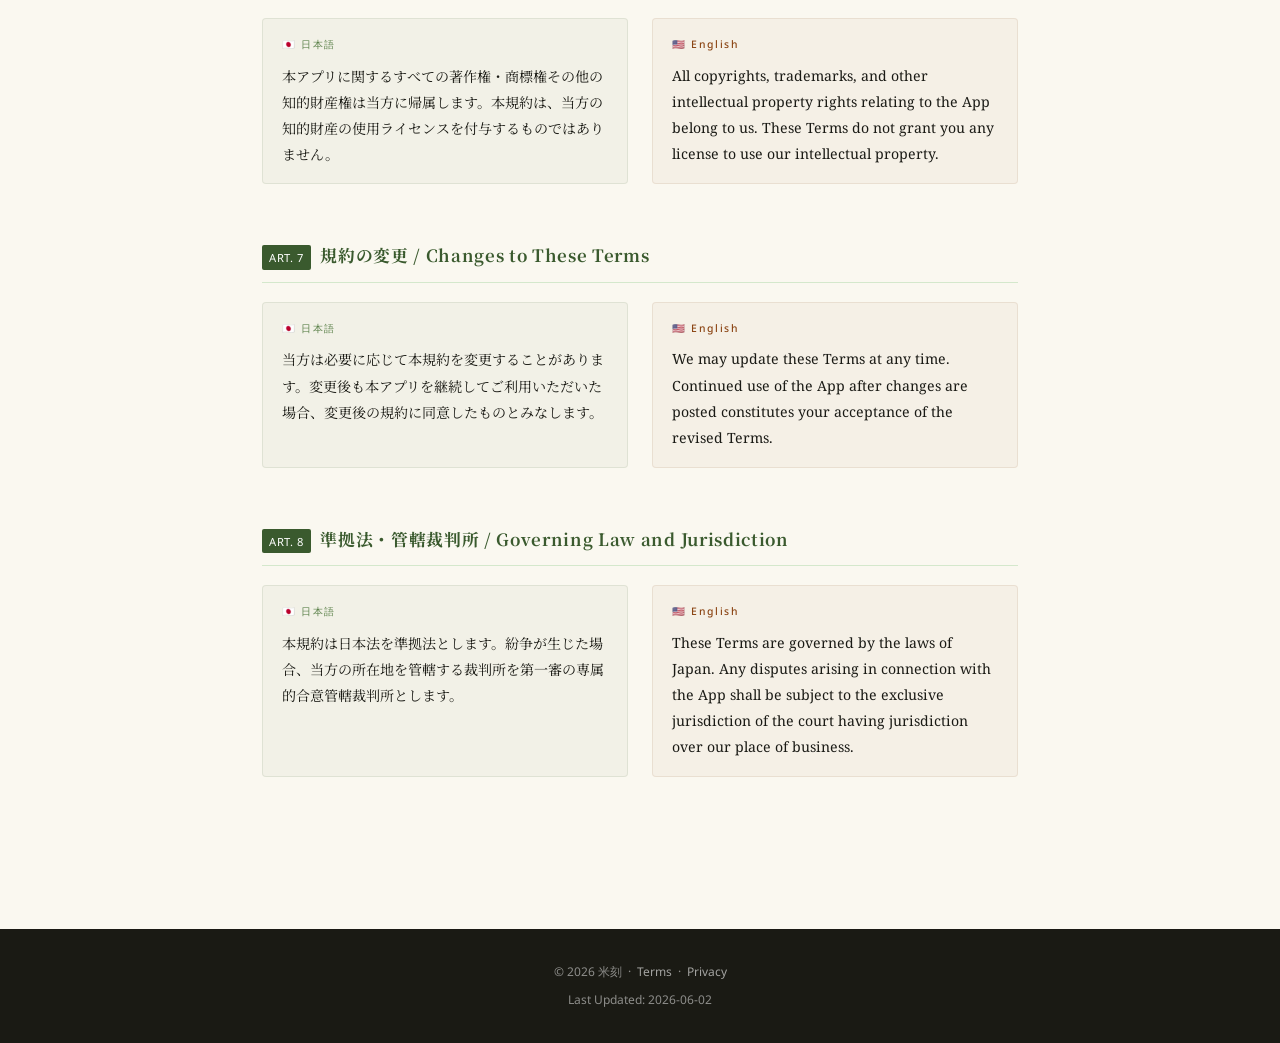
<file: terms.html>
<!DOCTYPE html>
<html lang="ja">
<head>
<meta charset="UTF-8">
<meta name="viewport" content="width=device-width, initial-scale=1.0">
<title>利用規約 / Terms of Service – 米刻</title>
<meta name="description" content="米刻 アプリの利用規約 / Terms of Service for Rice Timer">
<link rel="stylesheet" href="style.css">
</head>
<body>

<header class="site-header">
  <div class="header-inner">
    <a class="site-title" href="index.html"><span class="icon">🍚</span>米刻</a>
    <nav>
      <a href="terms.html" class="active">利用規約</a>
      <a href="privacy.html">プライバシーポリシー</a>
    </nav>
  </div>
</header>

<div class="doc-wrap">
  <div class="doc-meta">
    <span class="doc-badge">TERMS OF SERVICE</span>
    <span class="doc-date">Effective: 2026-06-02</span>
    <div class="doc-lang-switch">
      <button class="lang-btn active" onclick="setLang('both')" id="btn-both">JA / EN</button>
      <button class="lang-btn" onclick="setLang('ja')" id="btn-ja">日本語</button>
      <button class="lang-btn" onclick="setLang('en')" id="btn-en">English</button>
    </div>
  </div>

  <nav class="toc">
    <div class="toc-title">目次 / TABLE OF CONTENTS</div>
    <ol>
      <li><a href="#art1">第1条 総則 / General Provisions</a></li>
      <li><a href="#art2">第2条 本アプリの内容 / Description of the App</a></li>
      <li><a href="#art3">第3条 免責事項 / Disclaimer of Warranties</a></li>
      <li><a href="#art4">第4条 広告の表示 / In-App Advertising</a></li>
      <li><a href="#art5">第5条 禁止事項 / Prohibited Conduct</a></li>
      <li><a href="#art6">第6条 知的財産権 / Intellectual Property</a></li>
      <li><a href="#art7">第7条 規約の変更 / Changes to These Terms</a></li>
      <li><a href="#art8">第8条 準拠法・管轄 / Governing Law</a></li>
    </ol>
  </nav>

  <article class="article">

    <!-- Art 1 -->
    <section class="art-section" id="art1">
      <h2 class="art-h1"><span class="num">ART. 1</span>総則 / General Provisions</h2>
      <div class="bilingual">
        <div class="lang-ja">
          <span class="lang-label">🇯🇵 日本語</span>
          <p>本利用規約（以下「本規約」）は、「米刻」（以下「本アプリ」）の利用に関する条件を定めるものです。本アプリをインストールまたは使用することにより、お客様は本規約に同意したものとみなされます。</p>
        </div>
        <div class="lang-en">
          <span class="lang-label">🇺🇸 English</span>
          <p>These Terms of Service ("Terms") govern your use of the "Rice Timer" application ("App"). By installing or using the App, you agree to be bound by these Terms.</p>
        </div>
      </div>
    </section>

    <!-- Art 2 -->
    <section class="art-section" id="art2">
      <h2 class="art-h1"><span class="num">ART. 2</span>本アプリの内容 / Description of the App</h2>
      <div class="bilingual">
        <div class="lang-ja">
          <span class="lang-label">🇯🇵 日本語</span>
          <p>本アプリは、鍋を使った炊飯に特化したタイマー機能を<strong>無償</strong>で提供するアプリケーションです。主な機能は以下のとおりです。</p>
          <ul class="bi-list">
            <li>米の種類・水量に応じたタイマーガイド</li>
            <li>炊飯工程（浸水・加熱・蒸らし等）ごとのカウントダウン</li>
            <li>通知・アラーム機能</li>
          </ul>
          <p style="margin-top:.8rem">本アプリ内には広告（企業提携バナー広告・Google AdMob 等）が表示されます。</p>
        </div>
        <div class="lang-en">
          <span class="lang-label">🇺🇸 English</span>
          <p>The App is a <strong>free</strong> timer application specialized for stovetop rice cooking. Key features include:</p>
          <ul class="bi-list">
            <li>Timer guidance based on rice type and water amount</li>
            <li>Countdown for each cooking phase (soaking, heating, steaming, etc.)</li>
            <li>Notification and alarm features</li>
          </ul>
          <p style="margin-top:.8rem">The App displays in-app advertising (partner banner ads, Google AdMob, etc.).</p>
        </div>
      </div>
    </section>

    <!-- Art 3 -->
    <section class="art-section" id="art3">
      <h2 class="art-h1"><span class="num">ART. 3</span>免責事項 / Disclaimer of Warranties</h2>

      <h3 class="art-h2">3-1 タイマーの精度 / Timer Accuracy</h3>
      <div class="bilingual">
        <div class="lang-ja">
          <span class="lang-label">🇯🇵 日本語</span>
          <p>本アプリのタイマーは端末の動作環境（省電力設定・バックグラウンド制限・OS 仕様等）に依存します。これらの要因により正確に動作しない場合があっても、当方は一切の責任を負いません。</p>
        </div>
        <div class="lang-en">
          <span class="lang-label">🇺🇸 English</span>
          <p>The App's timer depends on the device environment (battery-saving settings, background restrictions, OS behavior, etc.). We are not liable for any inaccuracy caused by such factors.</p>
        </div>
      </div>

      <h3 class="art-h2">3-2 調理結果 / Cooking Results</h3>
      <div class="bilingual">
        <div class="lang-ja">
          <span class="lang-label">🇯🇵 日本語</span>
          <p>提供するタイマー時間はあくまで目安です。米の品種・鍋の素材・火力・水質・室温等により炊き上がりが異なる場合があります。最終的な調理の判断は利用者ご自身の責任で行ってください。</p>
        </div>
        <div class="lang-en">
          <span class="lang-label">🇺🇸 English</span>
          <p>Timer durations are provided as guidelines only. Results may vary depending on rice variety, pot material, heat intensity, water quality, ambient temperature, and other factors. The user assumes full responsibility for cooking outcomes.</p>
        </div>
      </div>

      <h3 class="art-h2">3-3 サービスの継続性 / Service Continuity</h3>
      <div class="bilingual">
        <div class="lang-ja">
          <span class="lang-label">🇯🇵 日本語</span>
          <p>当方は、本アプリの継続的な提供・更新を保証しません。メンテナンスや障害等により、予告なくサービスを停止・終了する場合があります。</p>
        </div>
        <div class="lang-en">
          <span class="lang-label">🇺🇸 English</span>
          <p>We do not guarantee the continued availability or future updates of the App. The service may be suspended or terminated without prior notice due to maintenance, technical issues, or other reasons.</p>
        </div>
      </div>
    </section>

    <!-- Art 4 -->
    <section class="art-section" id="art4">
      <h2 class="art-h1"><span class="num">ART. 4</span>広告の表示 / In-App Advertising</h2>
      <div class="bilingual">
        <div class="lang-ja">
          <span class="lang-label">🇯🇵 日本語</span>
          <p>本アプリ内には以下の広告が表示される場合があります。</p>
          <ul class="bi-list">
            <li>企業との提携によるバナー広告</li>
            <li>Google AdMob 等の広告配信サービスによる広告</li>
          </ul>
          <p style="margin-top:.8rem">広告配信に関連するデータの取り扱いはプライバシーポリシーに従います。</p>
        </div>
        <div class="lang-en">
          <span class="lang-label">🇺🇸 English</span>
          <p>We display the following types of advertisements within the App:</p>
          <ul class="bi-list">
            <li>Banner ads through corporate partnerships</li>
            <li>Ads served by Google AdMob or similar ad networks</li>
          </ul>
          <p style="margin-top:.8rem">Data practices related to advertising are governed by our Privacy Policy.</p>
        </div>
      </div>
    </section>

    <!-- Art 5 -->
    <section class="art-section" id="art5">
      <h2 class="art-h1"><span class="num">ART. 5</span>禁止事項 / Prohibited Conduct</h2>
      <div class="bilingual">
        <div class="lang-ja">
          <span class="lang-label">🇯🇵 日本語</span>
          <ul class="bi-list">
            <li>本アプリのリバースエンジニアリング・逆コンパイル・改変</li>
            <li>本アプリの無断複製・再配布・販売</li>
            <li>法令または公序良俗に違反する行為</li>
            <li>当方または第三者の知的財産権・プライバシーを侵害する行為</li>
            <li>サーバーやネットワークへの過度な負荷をかける行為</li>
            <li>その他当方が不適切と判断する行為</li>
          </ul>
        </div>
        <div class="lang-en">
          <span class="lang-label">🇺🇸 English</span>
          <ul class="bi-list">
            <li>Reverse engineer, decompile, or modify the App</li>
            <li>Reproduce, redistribute, or sell the App without authorization</li>
            <li>Violate any applicable laws, regulations, or public order</li>
            <li>Infringe on the intellectual property or privacy rights of us or any third party</li>
            <li>Place excessive load on our servers or network infrastructure</li>
            <li>Engage in any other conduct we deem inappropriate</li>
          </ul>
        </div>
      </div>
    </section>

    <!-- Art 6 -->
    <section class="art-section" id="art6">
      <h2 class="art-h1"><span class="num">ART. 6</span>知的財産権 / Intellectual Property</h2>
      <div class="bilingual">
        <div class="lang-ja">
          <span class="lang-label">🇯🇵 日本語</span>
          <p>本アプリに関するすべての著作権・商標権その他の知的財産権は当方に帰属します。本規約は、当方の知的財産の使用ライセンスを付与するものではありません。</p>
        </div>
        <div class="lang-en">
          <span class="lang-label">🇺🇸 English</span>
          <p>All copyrights, trademarks, and other intellectual property rights relating to the App belong to us. These Terms do not grant you any license to use our intellectual property.</p>
        </div>
      </div>
    </section>

    <!-- Art 7 -->
    <section class="art-section" id="art7">
      <h2 class="art-h1"><span class="num">ART. 7</span>規約の変更 / Changes to These Terms</h2>
      <div class="bilingual">
        <div class="lang-ja">
          <span class="lang-label">🇯🇵 日本語</span>
          <p>当方は必要に応じて本規約を変更することがあります。変更後も本アプリを継続してご利用いただいた場合、変更後の規約に同意したものとみなします。</p>
        </div>
        <div class="lang-en">
          <span class="lang-label">🇺🇸 English</span>
          <p>We may update these Terms at any time. Continued use of the App after changes are posted constitutes your acceptance of the revised Terms.</p>
        </div>
      </div>
    </section>

    <!-- Art 8 -->
    <section class="art-section" id="art8">
      <h2 class="art-h1"><span class="num">ART. 8</span>準拠法・管轄裁判所 / Governing Law and Jurisdiction</h2>
      <div class="bilingual">
        <div class="lang-ja">
          <span class="lang-label">🇯🇵 日本語</span>
          <p>本規約は日本法を準拠法とします。紛争が生じた場合、当方の所在地を管轄する裁判所を第一審の専属的合意管轄裁判所とします。</p>
        </div>
        <div class="lang-en">
          <span class="lang-label">🇺🇸 English</span>
          <p>These Terms are governed by the laws of Japan. Any disputes arising in connection with the App shall be subject to the exclusive jurisdiction of the court having jurisdiction over our place of business.</p>
        </div>
      </div>
    </section>

  </article>
</div>

<footer class="site-footer">
  <p>© 2026 米刻 &nbsp;·&nbsp;
  <a href="terms.html">Terms</a> &nbsp;·&nbsp;
  <a href="privacy.html">Privacy</a></p>
  <p style="margin-top:.4rem">Last Updated: 2026-06-02</p>
</footer>

<a class="back-top" href="#" id="backTop" aria-label="Back to top">↑</a>

<script>
function setLang(mode) {
  document.body.classList.remove('show-ja','show-en');
  if (mode === 'ja') document.body.classList.add('show-ja');
  if (mode === 'en') document.body.classList.add('show-en');
  ['btn-both','btn-ja','btn-en'].forEach(id => document.getElementById(id).classList.remove('active'));
  document.getElementById('btn-' + mode).classList.add('active');
}
const bt = document.getElementById('backTop');
window.addEventListener('scroll', () => {
  bt.classList.toggle('visible', window.scrollY > 300);
});
</script>
</body>
</html>
</file>
<file: style.css>
@import url('https://fonts.googleapis.com/css2?family=Noto+Serif+JP:wght@300;400;500;700&family=Noto+Serif:ital,wght@0,400;0,700;1,400&family=Noto+Sans+JP:wght@300;400;500&family=Noto+Sans:wght@300;400&display=swap');

*, *::before, *::after { box-sizing: border-box; margin: 0; padding: 0; }

:root {
  --ink:       #1a1a14;
  --ink-mid:   #3d3d30;
  --ink-soft:  #7a7a68;
  --rice:      #faf8f0;
  --rice-dark: #f0ece0;
  --steam:     #e8e2d0;
  --green:     #3a5a2e;
  --green-mid: #5a8048;
  --green-lt:  #d4e8cc;
  --accent:    #8b4513;
  --accent-lt: #f0e0d0;
  --line:      #c8c0a8;
  --serif-ja:  'Noto Serif JP', 'Yu Mincho', serif;
  --serif-en:  'Noto Serif', Georgia, serif;
  --sans-ja:   'Noto Sans JP', sans-serif;
  --sans-en:   'Noto Sans', sans-serif;
}

html { scroll-behavior: smooth; }

body {
  background: var(--rice);
  color: var(--ink);
  font-family: var(--serif-ja);
  font-size: 15px;
  line-height: 1.9;
  min-height: 100vh;
}

/* ── GRAIN OVERLAY ── */
body::before {
  content: '';
  position: fixed; inset: 0;
  background-image: url("data:image/svg+xml,%3Csvg viewBox='0 0 200 200' xmlns='http://www.w3.org/2000/svg'%3E%3Cfilter id='n'%3E%3CfeTurbulence type='fractalNoise' baseFrequency='0.9' numOctaves='4' stitchTiles='stitch'/%3E%3C/filter%3E%3Crect width='100%25' height='100%25' filter='url(%23n)' opacity='0.04'/%3E%3C/svg%3E");
  pointer-events: none; z-index: 0; opacity: 0.6;
}

/* ── LAYOUT ── */
.site-header {
  background: var(--green);
  color: #fff;
  padding: 0 2rem;
  position: sticky; top: 0; z-index: 100;
  box-shadow: 0 2px 12px rgba(0,0,0,.18);
}

.header-inner {
  max-width: 820px; margin: 0 auto;
  display: flex; align-items: center; justify-content: space-between;
  height: 56px;
}

.site-title {
  font-family: var(--serif-ja);
  font-size: 1rem; font-weight: 700;
  letter-spacing: .08em;
  color: #fff; text-decoration: none;
  display: flex; align-items: center; gap: .5rem;
}
.site-title .icon { font-size: 1.2rem; }

nav { display: flex; gap: .2rem; }
nav a {
  font-family: var(--sans-ja); font-size: .75rem; font-weight: 400;
  color: rgba(255,255,255,.8);
  text-decoration: none;
  padding: .35rem .75rem; border-radius: 3px;
  transition: background .15s, color .15s;
  letter-spacing: .04em;
}
nav a:hover, nav a.active { background: rgba(255,255,255,.15); color: #fff; }

/* ── HERO (index only) ── */
.hero {
  background: linear-gradient(160deg, var(--green) 0%, #2a4220 100%);
  color: #fff;
  padding: 5rem 2rem 4rem;
  text-align: center;
  position: relative; overflow: hidden;
}
.hero::after {
  content: '🍚';
  position: absolute; font-size: 14rem; opacity: .06;
  bottom: -2rem; right: -2rem; pointer-events: none;
  line-height: 1;
}
.hero-app { font-family: var(--sans-ja); font-size: .8rem; letter-spacing: .2em; text-transform: uppercase; opacity: .7; margin-bottom: 1rem; }
.hero h1 { font-family: var(--serif-ja); font-size: 2rem; font-weight: 700; line-height: 1.4; margin-bottom: 1.2rem; }
.hero p { font-family: var(--sans-ja); font-size: .9rem; opacity: .85; max-width: 480px; margin: 0 auto; line-height: 1.7; }

.hero-cards {
  display: flex; gap: 1rem; justify-content: center; flex-wrap: wrap;
  margin-top: 3rem;
}
.hero-card {
  background: rgba(255,255,255,.1);
  border: 1px solid rgba(255,255,255,.2);
  border-radius: 8px; padding: 1.5rem 2rem;
  text-decoration: none; color: #fff;
  transition: background .2s, transform .2s;
  min-width: 200px;
}
.hero-card:hover { background: rgba(255,255,255,.18); transform: translateY(-2px); }
.hero-card .label { font-family: var(--sans-ja); font-size: .7rem; opacity: .7; letter-spacing: .1em; display: block; margin-bottom: .4rem; }
.hero-card .title-ja { font-family: var(--serif-ja); font-size: 1.1rem; font-weight: 700; display: block; }
.hero-card .title-en { font-family: var(--serif-en); font-size: .78rem; opacity: .7; display: block; margin-top: .2rem; }

/* ── DOCUMENT LAYOUT ── */
.doc-wrap { max-width: 820px; margin: 0 auto; padding: 3rem 2rem 6rem; position: relative; z-index: 1; }

.doc-meta {
  display: flex; align-items: center; gap: 1rem; flex-wrap: wrap;
  margin-bottom: 2.5rem;
  padding-bottom: 1.5rem;
  border-bottom: 1px solid var(--line);
}
.doc-badge {
  background: var(--green); color: #fff;
  font-family: var(--sans-en); font-size: .7rem;
  padding: .25rem .75rem; border-radius: 2px; letter-spacing: .1em;
}
.doc-date { font-family: var(--sans-en); font-size: .8rem; color: var(--ink-soft); }
.doc-lang-switch {
  margin-left: auto;
  display: flex; gap: .5rem;
}
.lang-btn {
  font-family: var(--sans-en); font-size: .72rem;
  background: none; border: 1px solid var(--line);
  color: var(--ink-mid); padding: .2rem .6rem; border-radius: 2px;
  cursor: pointer; transition: all .15s;
}
.lang-btn:hover, .lang-btn.active { background: var(--green); border-color: var(--green); color: #fff; }

/* ── TOC ── */
.toc {
  background: var(--rice-dark);
  border: 1px solid var(--line);
  border-left: 3px solid var(--green);
  padding: 1.5rem 2rem; margin-bottom: 3rem;
  border-radius: 0 4px 4px 0;
}
.toc-title { font-family: var(--sans-ja); font-size: .75rem; letter-spacing: .15em; color: var(--ink-soft); margin-bottom: .8rem; font-weight: 500; }
.toc ol { padding-left: 1.2rem; }
.toc li { margin: .25rem 0; }
.toc a { font-family: var(--sans-ja); font-size: .82rem; color: var(--green-mid); text-decoration: none; transition: color .15s; }
.toc a:hover { color: var(--green); }

/* ── ARTICLE CONTENT ── */
.article { position: relative; }

.art-section { margin-bottom: 3.5rem; }

.art-h1 {
  font-family: var(--serif-ja);
  font-size: 1.05rem; font-weight: 700;
  color: var(--green);
  border-bottom: 1px solid var(--green-lt);
  padding-bottom: .6rem; margin-bottom: 1.2rem;
  letter-spacing: .04em;
  display: flex; align-items: baseline; gap: .6rem;
}
.art-h1 .num {
  font-family: var(--sans-en); font-size: .7rem; font-weight: 400;
  background: var(--green); color: #fff;
  padding: .1rem .45rem; border-radius: 2px; letter-spacing: .05em;
  flex-shrink: 0;
}

.art-h2 {
  font-family: var(--serif-ja); font-size: .95rem; font-weight: 700;
  color: var(--ink-mid); margin: 1.8rem 0 .8rem;
  padding-left: .8rem;
  border-left: 3px solid var(--steam);
}

.bilingual {
  display: grid;
  grid-template-columns: 1fr 1fr;
  gap: 1.5rem;
  margin-bottom: 1rem;
}
@media (max-width: 640px) { .bilingual { grid-template-columns: 1fr; } }

.lang-ja, .lang-en {
  padding: 1rem 1.2rem;
  border-radius: 4px;
}
.lang-ja { background: rgba(58,90,46,.04); border: 1px solid rgba(58,90,46,.1); }
.lang-en { background: rgba(139,69,19,.04); border: 1px solid rgba(139,69,19,.1); }

.lang-label {
  font-family: var(--sans-en); font-size: .65rem; letter-spacing: .15em;
  font-weight: 500; margin-bottom: .5rem; display: block;
}
.lang-ja .lang-label { color: var(--green-mid); }
.lang-en .lang-label { color: var(--accent); }

.lang-ja p, .lang-en p {
  font-size: .88rem; line-height: 1.85;
}
.lang-ja p { font-family: var(--serif-ja); }
.lang-en p { font-family: var(--serif-en); }

ul.bi-list { list-style: none; padding: 0; margin: .5rem 0; }
ul.bi-list li {
  font-size: .85rem; line-height: 1.7;
  padding: .3rem 0 .3rem 1.2rem;
  position: relative;
  border-bottom: 1px dashed var(--line);
}
ul.bi-list li:last-child { border-bottom: none; }
ul.bi-list li::before {
  content: '▸'; position: absolute; left: 0;
  color: var(--green-mid); font-size: .7rem; top: .45rem;
}
.lang-ja ul.bi-list li { font-family: var(--serif-ja); }
.lang-en ul.bi-list li { font-family: var(--serif-en); }

.note-box {
  background: var(--accent-lt);
  border-left: 3px solid var(--accent);
  padding: .9rem 1.2rem; margin: 1rem 0;
  border-radius: 0 4px 4px 0;
  font-size: .82rem; line-height: 1.7;
}
.note-box a { color: var(--accent); }

.gdpr-box, .ccpa-box {
  border: 1px solid var(--line);
  border-radius: 4px; padding: 1rem 1.2rem; margin: .8rem 0;
  background: var(--rice-dark);
}
.gdpr-box h4, .ccpa-box h4 {
  font-family: var(--sans-ja); font-size: .78rem; font-weight: 500;
  color: var(--green); margin-bottom: .5rem; letter-spacing: .05em;
}
.gdpr-box p, .ccpa-box p { font-size: .82rem; line-height: 1.7; font-family: var(--sans-ja); }
.gdpr-box p + p, .ccpa-box p + p { margin-top: .4rem; font-family: var(--sans-en); font-size: .8rem; color: var(--ink-mid); }

table.contact-table {
  width: 100%; border-collapse: collapse; margin-top: 1rem;
  font-family: var(--sans-ja); font-size: .85rem;
}
table.contact-table th, table.contact-table td {
  padding: .7rem 1rem; border: 1px solid var(--line); text-align: left;
}
table.contact-table th { background: var(--rice-dark); font-weight: 500; color: var(--ink-mid); }
table.contact-table td { color: var(--ink-soft); font-style: italic; }

/* ── SINGLE VIEW MODE (lang switch) ── */
body.show-ja .lang-en { display: none; }
body.show-en .lang-ja { display: none; }
body.show-ja .bilingual, body.show-en .bilingual { grid-template-columns: 1fr; }

/* ── FOOTER ── */
.site-footer {
  background: var(--ink);
  color: rgba(255,255,255,.5);
  text-align: center; padding: 2rem;
  font-family: var(--sans-en); font-size: .75rem; line-height: 1.8;
  position: relative; z-index: 1;
}
.site-footer a { color: rgba(255,255,255,.6); text-decoration: none; }
.site-footer a:hover { color: #fff; }

/* ── BACK TO TOP ── */
.back-top {
  position: fixed; bottom: 2rem; right: 2rem;
  background: var(--green); color: #fff;
  width: 40px; height: 40px; border-radius: 50%;
  display: flex; align-items: center; justify-content: center;
  font-size: 1.1rem; text-decoration: none;
  box-shadow: 0 4px 12px rgba(0,0,0,.2);
  opacity: 0; pointer-events: none;
  transition: opacity .25s, transform .25s;
  z-index: 200;
}
.back-top.visible { opacity: 1; pointer-events: auto; }
.back-top:hover { transform: translateY(-3px); }

@media (max-width: 480px) {
  .hero h1 { font-size: 1.5rem; }
  .doc-wrap { padding: 2rem 1.2rem 5rem; }
  .art-h1 { font-size: .95rem; }
}
</file>
